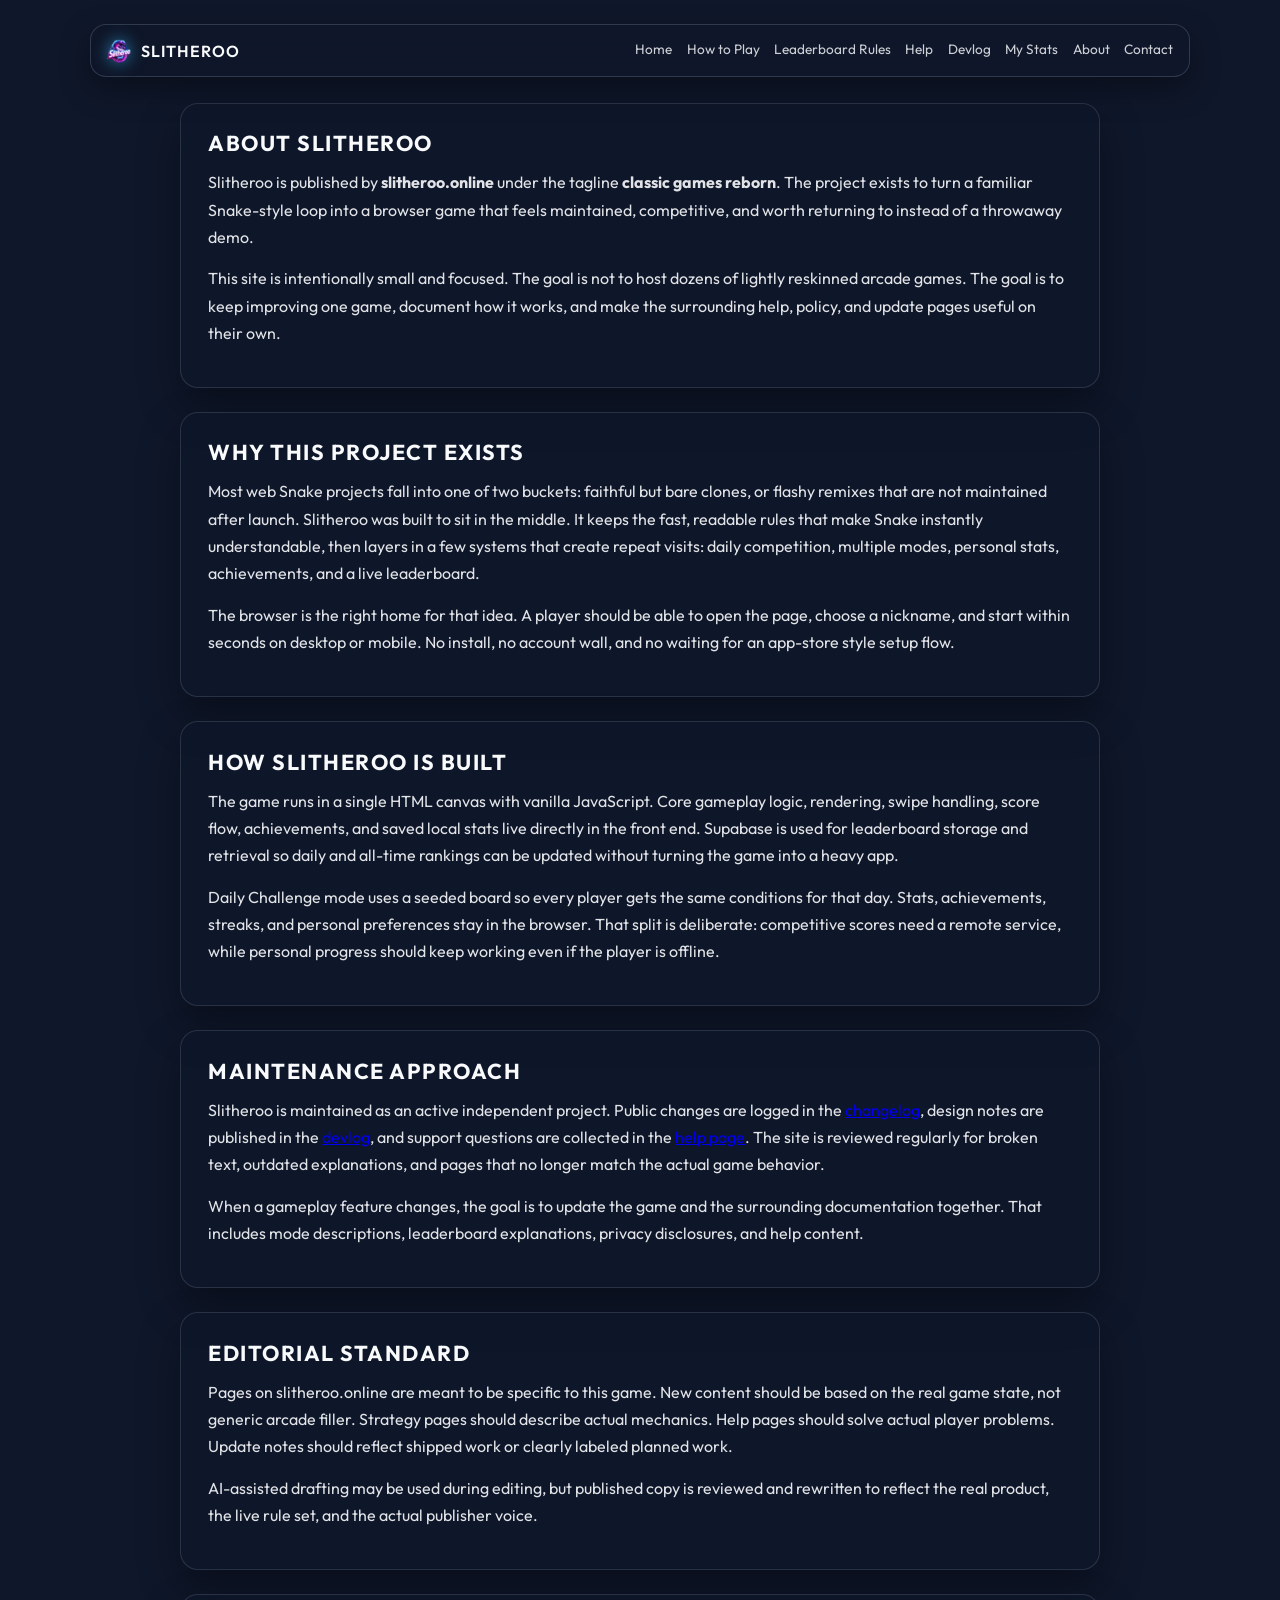
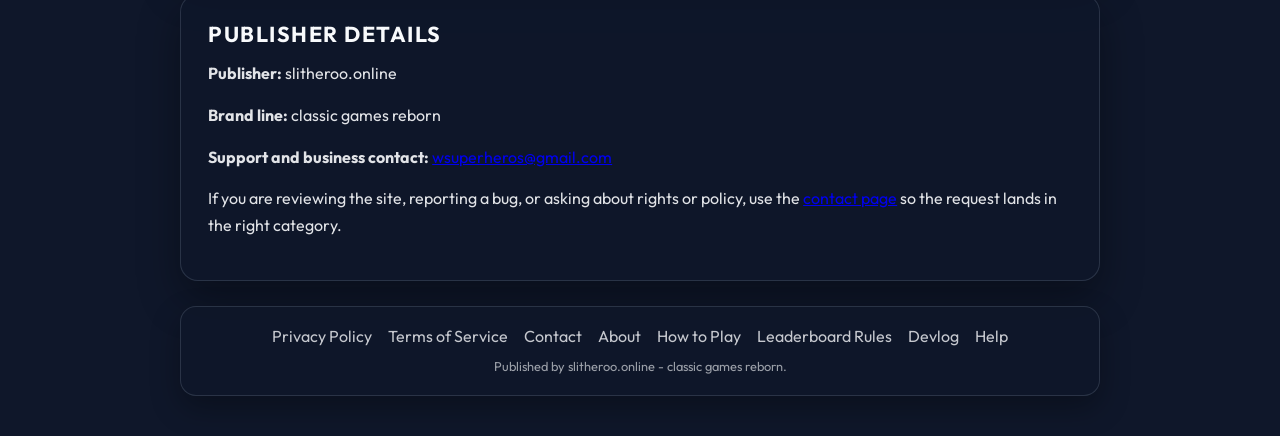
<file: about.html>
<!DOCTYPE html>
<html lang="en">
<head>
    <meta charset="UTF-8">
    <meta name="viewport" content="width=device-width, initial-scale=1.0">
    <title>About Slitheroo - Who Built It and How It Is Maintained</title>
    <meta name="description" content="Learn who publishes Slitheroo, why it was built, how the browser game works, and how the project is maintained.">
    <link rel="canonical" href="https://slitheroo.online/about.html">
    <link rel="preconnect" href="https://fonts.googleapis.com">
    <link rel="preconnect" href="https://fonts.gstatic.com" crossorigin>
    <link href="https://fonts.googleapis.com/css2?family=Outfit:wght@300;400;600&display=swap" rel="stylesheet">
    <link rel="stylesheet" href="style.css">
</head>
<body class="page">
    <div class="site-shell">
        <nav class="site-nav" aria-label="Primary">
            <a class="brand-link" href="index.html" aria-label="Slitheroo home">
                <img src="assets/favicon-32.png" alt="" width="24" height="24" decoding="async" loading="eager">
                <span>Slitheroo</span>
            </a>
            <button class="nav-toggle" type="button" aria-expanded="false" aria-controls="site-nav-links">Menu</button>
            <div class="site-nav-links" id="site-nav-links">
                <a href="index.html">Home</a>
                <a href="how-to-play.html">How to Play</a>
                <a href="leaderboard-rules.html">Leaderboard Rules</a>
                <a href="faq.html">Help</a>
                <a href="blog.html">Devlog</a>
                <a href="stats.html">My Stats</a>
                <a href="about.html">About</a>
                <a href="contact.html">Contact</a>
            </div>
        </nav>

        <main class="page-content">
            <section class="content-section">
                <h1>About Slitheroo</h1>
                <p>Slitheroo is published by <strong>slitheroo.online</strong> under the tagline <strong>classic games reborn</strong>. The project exists to turn a familiar Snake-style loop into a browser game that feels maintained, competitive, and worth returning to instead of a throwaway demo.</p>
                <p>This site is intentionally small and focused. The goal is not to host dozens of lightly reskinned arcade games. The goal is to keep improving one game, document how it works, and make the surrounding help, policy, and update pages useful on their own.</p>
            </section>

            <section class="content-section">
                <h2>Why This Project Exists</h2>
                <p>Most web Snake projects fall into one of two buckets: faithful but bare clones, or flashy remixes that are not maintained after launch. Slitheroo was built to sit in the middle. It keeps the fast, readable rules that make Snake instantly understandable, then layers in a few systems that create repeat visits: daily competition, multiple modes, personal stats, achievements, and a live leaderboard.</p>
                <p>The browser is the right home for that idea. A player should be able to open the page, choose a nickname, and start within seconds on desktop or mobile. No install, no account wall, and no waiting for an app-store style setup flow.</p>
            </section>

            <section class="content-section">
                <h2>How Slitheroo Is Built</h2>
                <p>The game runs in a single HTML canvas with vanilla JavaScript. Core gameplay logic, rendering, swipe handling, score flow, achievements, and saved local stats live directly in the front end. Supabase is used for leaderboard storage and retrieval so daily and all-time rankings can be updated without turning the game into a heavy app.</p>
                <p>Daily Challenge mode uses a seeded board so every player gets the same conditions for that day. Stats, achievements, streaks, and personal preferences stay in the browser. That split is deliberate: competitive scores need a remote service, while personal progress should keep working even if the player is offline.</p>
            </section>

            <section class="content-section">
                <h2>Maintenance Approach</h2>
                <p>Slitheroo is maintained as an active independent project. Public changes are logged in the <a href="changelog.html">changelog</a>, design notes are published in the <a href="blog.html">devlog</a>, and support questions are collected in the <a href="faq.html">help page</a>. The site is reviewed regularly for broken text, outdated explanations, and pages that no longer match the actual game behavior.</p>
                <p>When a gameplay feature changes, the goal is to update the game and the surrounding documentation together. That includes mode descriptions, leaderboard explanations, privacy disclosures, and help content.</p>
            </section>

            <section class="content-section">
                <h2>Editorial Standard</h2>
                <p>Pages on slitheroo.online are meant to be specific to this game. New content should be based on the real game state, not generic arcade filler. Strategy pages should describe actual mechanics. Help pages should solve actual player problems. Update notes should reflect shipped work or clearly labeled planned work.</p>
                <p>AI-assisted drafting may be used during editing, but published copy is reviewed and rewritten to reflect the real product, the live rule set, and the actual publisher voice.</p>
            </section>

            <section class="content-section">
                <h2>Publisher Details</h2>
                <p><strong>Publisher:</strong> slitheroo.online</p>
                <p><strong>Brand line:</strong> classic games reborn</p>
                <p><strong>Support and business contact:</strong> <a href="mailto:wsuperheros@gmail.com">wsuperheros@gmail.com</a></p>
                <p>If you are reviewing the site, reporting a bug, or asking about rights or policy, use the <a href="contact.html">contact page</a> so the request lands in the right category.</p>
            </section>
        </main>

        <footer class="site-footer" aria-label="Site footer">
            <div class="footer-links">
                <a href="privacy.html">Privacy Policy</a>
                <a href="terms.html">Terms of Service</a>
                <a href="contact.html">Contact</a>
                <a href="about.html">About</a>
                <a href="how-to-play.html">How to Play</a>
                <a href="leaderboard-rules.html">Leaderboard Rules</a>
                <a href="blog.html">Devlog</a>
                <a href="faq.html">Help</a>
            </div>
            <p class="footer-note">Published by slitheroo.online - classic games reborn.</p>
        </footer>
    </div>
    <script>
        const navToggle = document.querySelector('.nav-toggle');
        const navLinks = document.querySelector('.site-nav-links');
        if (navToggle && navLinks) {
            navToggle.addEventListener('click', () => {
                const expanded = navToggle.getAttribute('aria-expanded') === 'true';
                navToggle.setAttribute('aria-expanded', String(!expanded));
                navLinks.classList.toggle('open');
            });
        }
    </script>
</body>
</html>
</file>
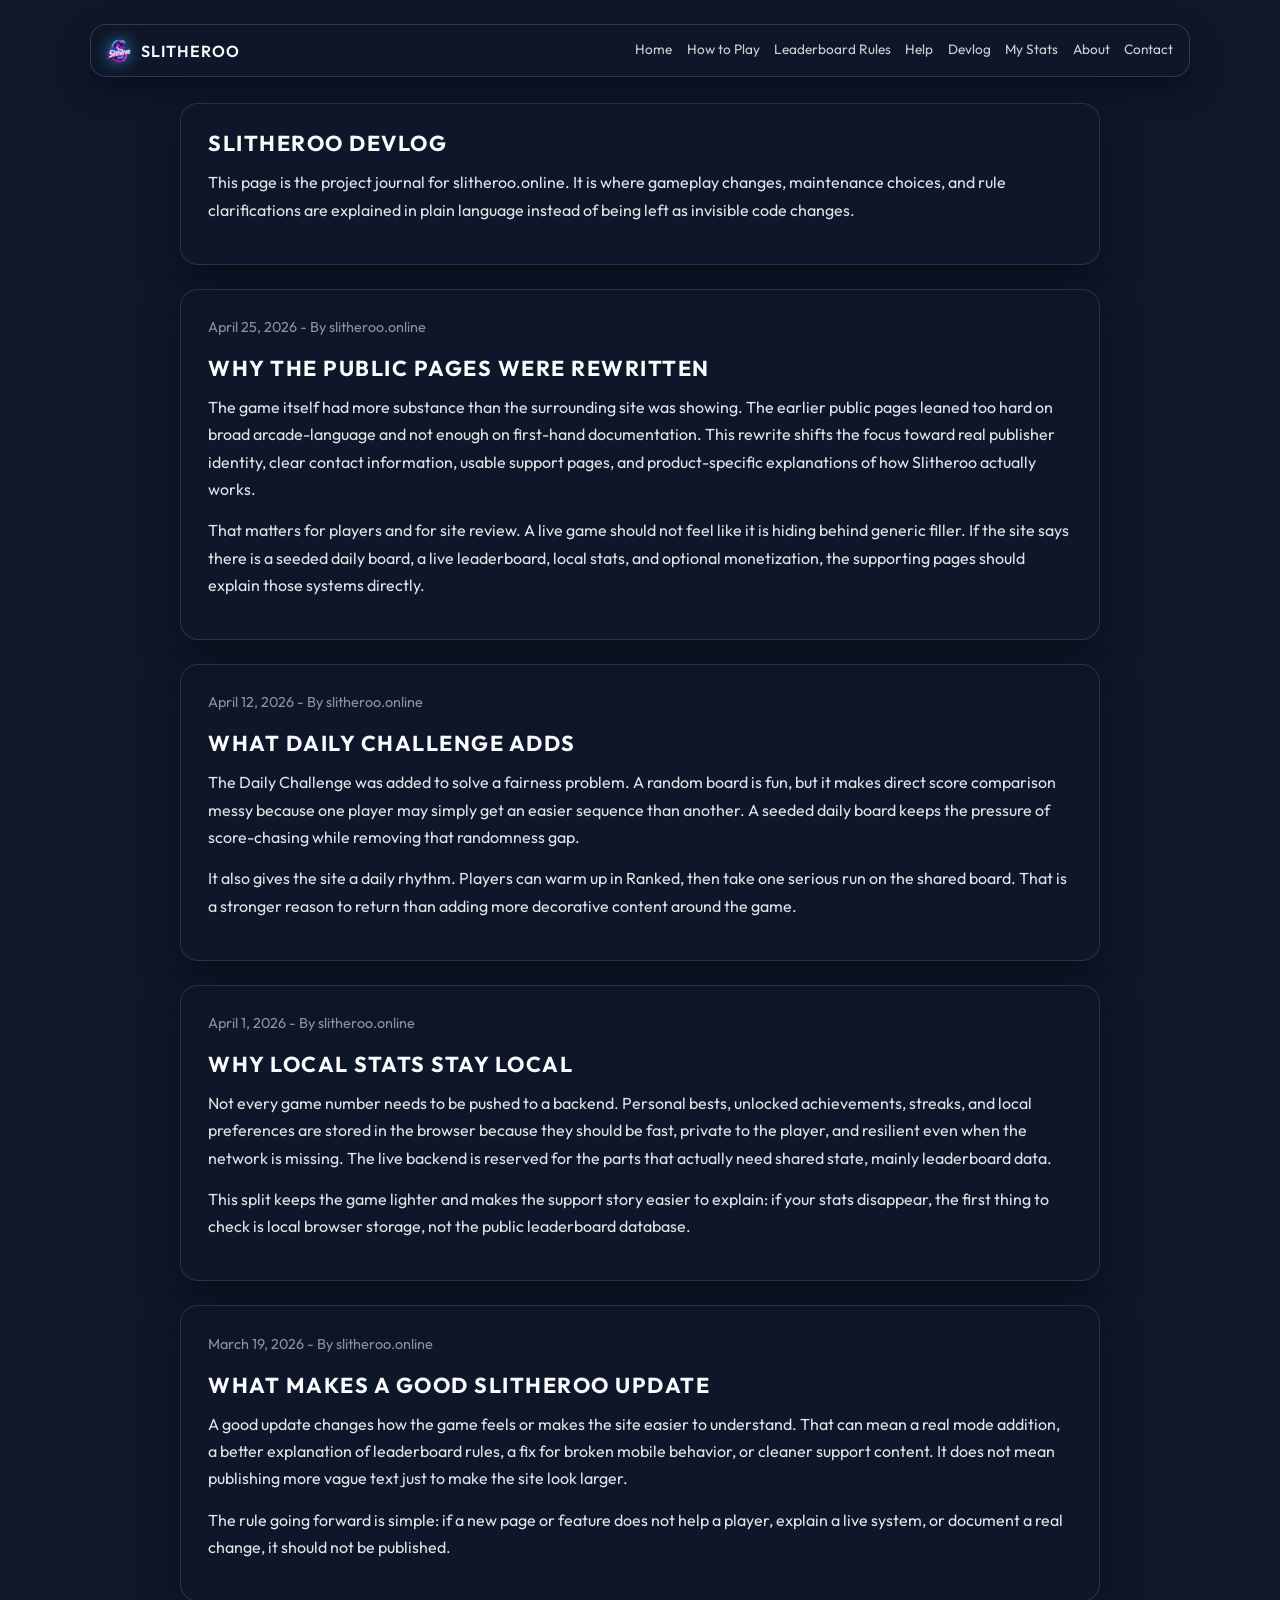
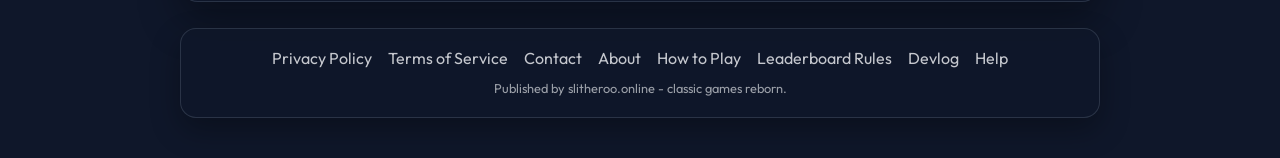
<file: blog.html>
<!DOCTYPE html>
<html lang="en">
<head>
    <meta charset="UTF-8">
    <meta name="viewport" content="width=device-width, initial-scale=1.0">
    <title>Slitheroo Devlog - Build Notes and Update Context</title>
    <meta name="description" content="Read the Slitheroo devlog for build notes, rule changes, update context, and maintenance decisions from the project publisher.">
    <link rel="canonical" href="https://slitheroo.online/blog.html">
    <link rel="preconnect" href="https://fonts.googleapis.com">
    <link rel="preconnect" href="https://fonts.gstatic.com" crossorigin>
    <link href="https://fonts.googleapis.com/css2?family=Outfit:wght@300;400;600&display=swap" rel="stylesheet">
    <link rel="stylesheet" href="style.css">
</head>
<body class="page">
<div class="site-shell">
    <nav class="site-nav" aria-label="Primary">
        <a class="brand-link" href="index.html" aria-label="Slitheroo home">
            <img src="assets/favicon-32.png" alt="" width="24" height="24" decoding="async" loading="eager">
            <span>Slitheroo</span>
        </a>
        <button class="nav-toggle" type="button" aria-expanded="false" aria-controls="site-nav-links">Menu</button>
        <div class="site-nav-links" id="site-nav-links">
            <a href="index.html">Home</a>
            <a href="how-to-play.html">How to Play</a>
            <a href="leaderboard-rules.html">Leaderboard Rules</a>
            <a href="faq.html">Help</a>
            <a href="blog.html">Devlog</a>
            <a href="stats.html">My Stats</a>
            <a href="about.html">About</a>
            <a href="contact.html">Contact</a>
        </div>
    </nav>

    <main class="page-content">
        <section class="content-section">
            <h1>Slitheroo Devlog</h1>
            <p>This page is the project journal for slitheroo.online. It is where gameplay changes, maintenance choices, and rule clarifications are explained in plain language instead of being left as invisible code changes.</p>
        </section>

        <article class="content-section">
            <p class="meta">April 25, 2026 - By slitheroo.online</p>
            <h2>Why The Public Pages Were Rewritten</h2>
            <p>The game itself had more substance than the surrounding site was showing. The earlier public pages leaned too hard on broad arcade-language and not enough on first-hand documentation. This rewrite shifts the focus toward real publisher identity, clear contact information, usable support pages, and product-specific explanations of how Slitheroo actually works.</p>
            <p>That matters for players and for site review. A live game should not feel like it is hiding behind generic filler. If the site says there is a seeded daily board, a live leaderboard, local stats, and optional monetization, the supporting pages should explain those systems directly.</p>
        </article>

        <article class="content-section">
            <p class="meta">April 12, 2026 - By slitheroo.online</p>
            <h2>What Daily Challenge Adds</h2>
            <p>The Daily Challenge was added to solve a fairness problem. A random board is fun, but it makes direct score comparison messy because one player may simply get an easier sequence than another. A seeded daily board keeps the pressure of score-chasing while removing that randomness gap.</p>
            <p>It also gives the site a daily rhythm. Players can warm up in Ranked, then take one serious run on the shared board. That is a stronger reason to return than adding more decorative content around the game.</p>
        </article>

        <article class="content-section">
            <p class="meta">April 1, 2026 - By slitheroo.online</p>
            <h2>Why Local Stats Stay Local</h2>
            <p>Not every game number needs to be pushed to a backend. Personal bests, unlocked achievements, streaks, and local preferences are stored in the browser because they should be fast, private to the player, and resilient even when the network is missing. The live backend is reserved for the parts that actually need shared state, mainly leaderboard data.</p>
            <p>This split keeps the game lighter and makes the support story easier to explain: if your stats disappear, the first thing to check is local browser storage, not the public leaderboard database.</p>
        </article>

        <article class="content-section">
            <p class="meta">March 19, 2026 - By slitheroo.online</p>
            <h2>What Makes A Good Slitheroo Update</h2>
            <p>A good update changes how the game feels or makes the site easier to understand. That can mean a real mode addition, a better explanation of leaderboard rules, a fix for broken mobile behavior, or cleaner support content. It does not mean publishing more vague text just to make the site look larger.</p>
            <p>The rule going forward is simple: if a new page or feature does not help a player, explain a live system, or document a real change, it should not be published.</p>
        </article>
    </main>

    <footer class="site-footer" aria-label="Site footer">
        <div class="footer-links">
            <a href="privacy.html">Privacy Policy</a>
            <a href="terms.html">Terms of Service</a>
            <a href="contact.html">Contact</a>
            <a href="about.html">About</a>
            <a href="how-to-play.html">How to Play</a>
            <a href="leaderboard-rules.html">Leaderboard Rules</a>
            <a href="blog.html">Devlog</a>
            <a href="faq.html">Help</a>
        </div>
        <p class="footer-note">Published by slitheroo.online - classic games reborn.</p>
    </footer>
</div>
<script>
    const navToggle = document.querySelector('.nav-toggle');
    const navLinks = document.querySelector('.site-nav-links');
    if (navToggle && navLinks) {
        navToggle.addEventListener('click', () => {
            const expanded = navToggle.getAttribute('aria-expanded') === 'true';
            navToggle.setAttribute('aria-expanded', String(!expanded));
            navLinks.classList.toggle('open');
        });
    }
</script>
</body>
</html>
</file>
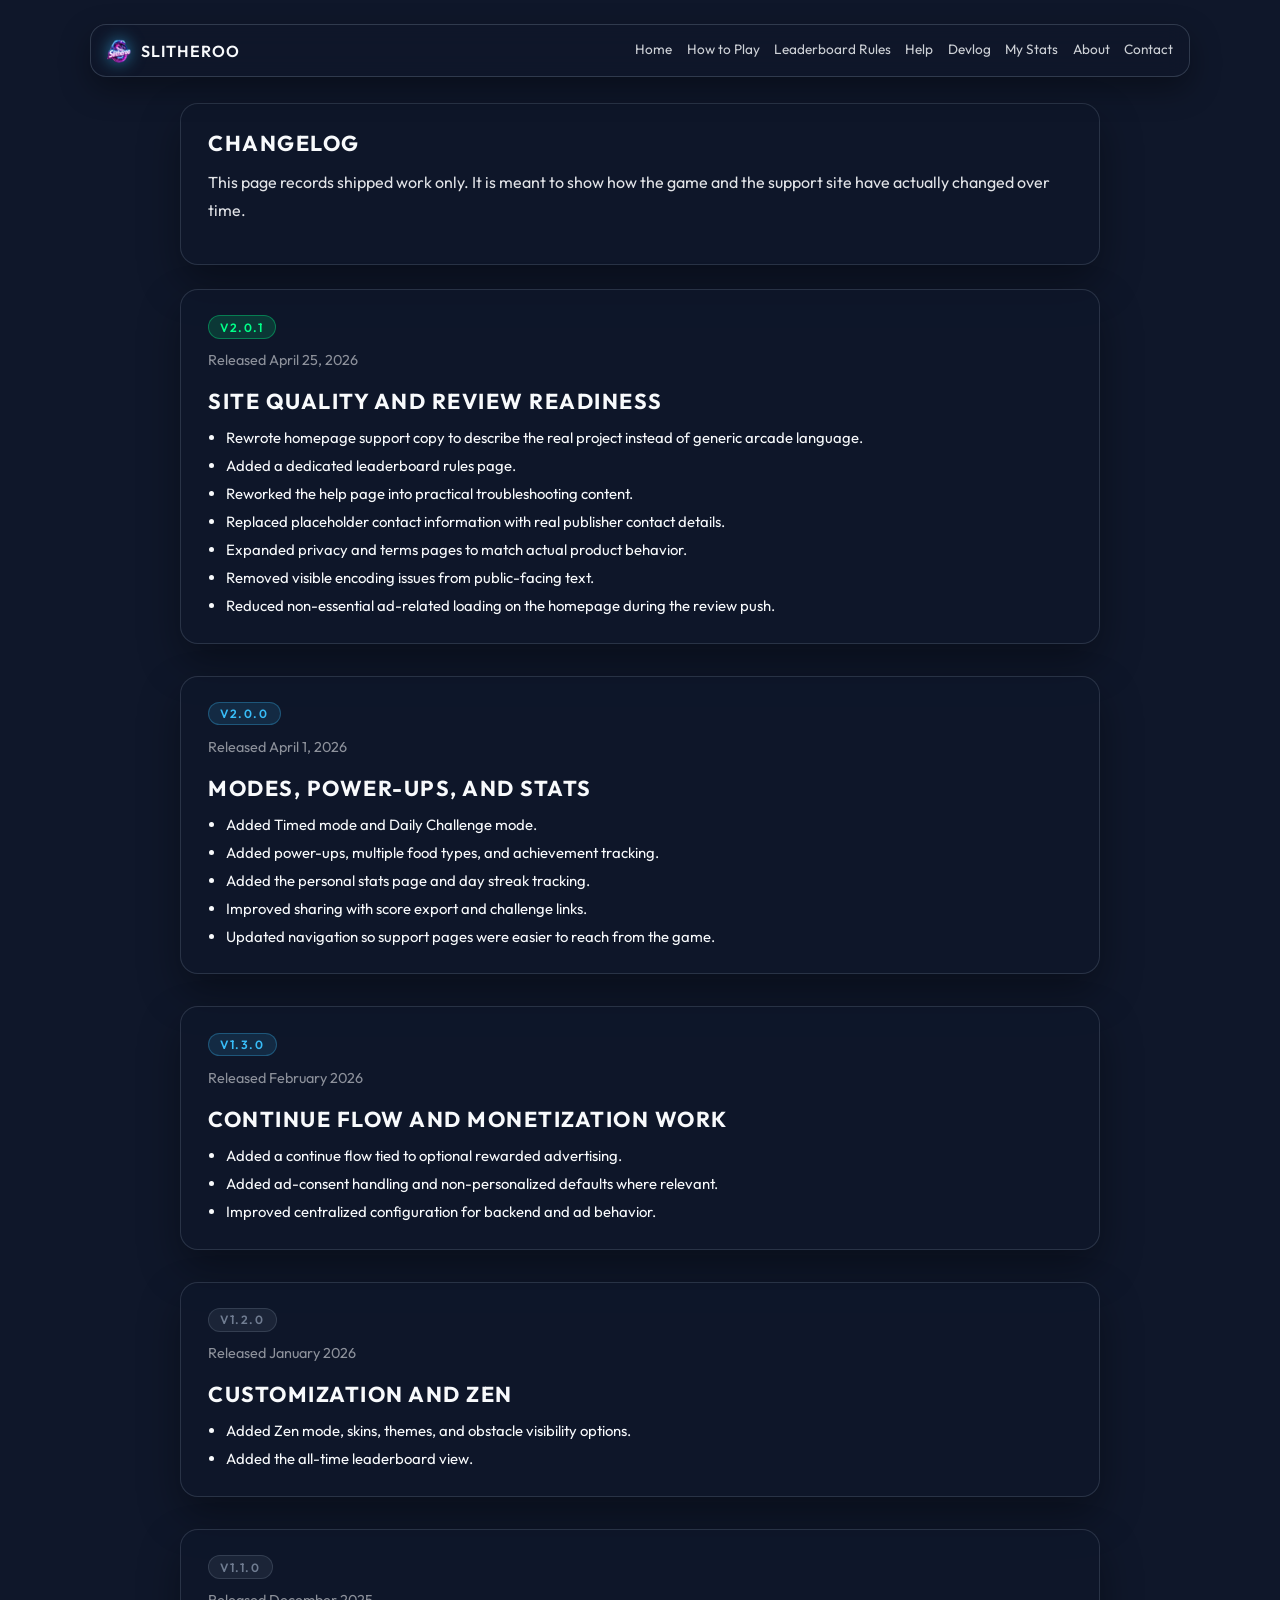
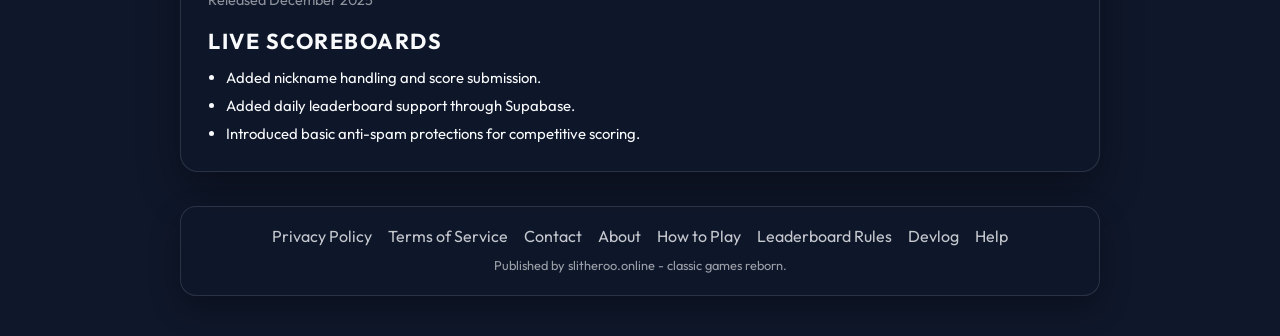
<file: changelog.html>
<!DOCTYPE html>
<html lang="en">
<head>
    <meta charset="UTF-8">
    <meta name="viewport" content="width=device-width, initial-scale=1.0">
    <title>Slitheroo Changelog - Version History</title>
    <meta name="description" content="Review the version history for Slitheroo, including shipped gameplay, support, and site-quality updates.">
    <link rel="canonical" href="https://slitheroo.online/changelog.html">
    <link rel="preconnect" href="https://fonts.googleapis.com">
    <link rel="preconnect" href="https://fonts.gstatic.com" crossorigin>
    <link href="https://fonts.googleapis.com/css2?family=Outfit:wght@300;400;600&display=swap" rel="stylesheet">
    <link rel="stylesheet" href="style.css">
    <style>
        .version-block { margin-bottom: 0.5rem; }
        .version-tag {
            display: inline-block;
            font-size: 0.75rem;
            font-weight: 600;
            letter-spacing: 1.5px;
            text-transform: uppercase;
            padding: 0.2rem 0.7rem;
            border-radius: 999px;
            margin-bottom: 0.6rem;
        }
        .version-tag.latest { background: rgba(0,255,136,0.15); color: #00ff88; border: 1px solid rgba(0,255,136,0.35); }
        .version-tag.stable { background: rgba(56,189,248,0.12); color: #38bdf8; border: 1px solid rgba(56,189,248,0.3); }
        .version-tag.legacy { background: rgba(148,163,184,0.1); color: rgba(148,163,184,0.7); border: 1px solid rgba(148,163,184,0.2); }
        .changelog-list { margin: 0 0 0 1.1rem; display: grid; gap: 0.35rem; }
        .changelog-list li { font-size: 0.93rem; line-height: 1.5; }
    </style>
</head>
<body class="page">
<div class="site-shell">
    <nav class="site-nav" aria-label="Primary">
        <a class="brand-link" href="index.html" aria-label="Slitheroo home">
            <img src="assets/favicon-32.png" alt="" width="24" height="24" decoding="async" loading="eager">
            <span>Slitheroo</span>
        </a>
        <button class="nav-toggle" type="button" aria-expanded="false" aria-controls="site-nav-links">Menu</button>
        <div class="site-nav-links" id="site-nav-links">
            <a href="index.html">Home</a>
            <a href="how-to-play.html">How to Play</a>
            <a href="leaderboard-rules.html">Leaderboard Rules</a>
            <a href="faq.html">Help</a>
            <a href="blog.html">Devlog</a>
            <a href="stats.html">My Stats</a>
            <a href="about.html">About</a>
            <a href="contact.html">Contact</a>
        </div>
    </nav>

    <main class="page-content">
        <section class="content-section">
            <h1>Changelog</h1>
            <p>This page records shipped work only. It is meant to show how the game and the support site have actually changed over time.</p>
        </section>

        <section class="content-section version-block">
            <div class="version-tag latest">v2.0.1</div>
            <p class="meta">Released April 25, 2026</p>
            <h2>Site Quality and Review Readiness</h2>
            <ul class="changelog-list">
                <li>Rewrote homepage support copy to describe the real project instead of generic arcade language.</li>
                <li>Added a dedicated leaderboard rules page.</li>
                <li>Reworked the help page into practical troubleshooting content.</li>
                <li>Replaced placeholder contact information with real publisher contact details.</li>
                <li>Expanded privacy and terms pages to match actual product behavior.</li>
                <li>Removed visible encoding issues from public-facing text.</li>
                <li>Reduced non-essential ad-related loading on the homepage during the review push.</li>
            </ul>
        </section>

        <section class="content-section version-block">
            <div class="version-tag stable">v2.0.0</div>
            <p class="meta">Released April 1, 2026</p>
            <h2>Modes, Power-Ups, and Stats</h2>
            <ul class="changelog-list">
                <li>Added Timed mode and Daily Challenge mode.</li>
                <li>Added power-ups, multiple food types, and achievement tracking.</li>
                <li>Added the personal stats page and day streak tracking.</li>
                <li>Improved sharing with score export and challenge links.</li>
                <li>Updated navigation so support pages were easier to reach from the game.</li>
            </ul>
        </section>

        <section class="content-section version-block">
            <div class="version-tag stable">v1.3.0</div>
            <p class="meta">Released February 2026</p>
            <h2>Continue Flow and Monetization Work</h2>
            <ul class="changelog-list">
                <li>Added a continue flow tied to optional rewarded advertising.</li>
                <li>Added ad-consent handling and non-personalized defaults where relevant.</li>
                <li>Improved centralized configuration for backend and ad behavior.</li>
            </ul>
        </section>

        <section class="content-section version-block">
            <div class="version-tag legacy">v1.2.0</div>
            <p class="meta">Released January 2026</p>
            <h2>Customization and Zen</h2>
            <ul class="changelog-list">
                <li>Added Zen mode, skins, themes, and obstacle visibility options.</li>
                <li>Added the all-time leaderboard view.</li>
            </ul>
        </section>

        <section class="content-section version-block">
            <div class="version-tag legacy">v1.1.0</div>
            <p class="meta">Released December 2025</p>
            <h2>Live Scoreboards</h2>
            <ul class="changelog-list">
                <li>Added nickname handling and score submission.</li>
                <li>Added daily leaderboard support through Supabase.</li>
                <li>Introduced basic anti-spam protections for competitive scoring.</li>
            </ul>
        </section>
    </main>

    <footer class="site-footer" aria-label="Site footer">
        <div class="footer-links">
            <a href="privacy.html">Privacy Policy</a>
            <a href="terms.html">Terms of Service</a>
            <a href="contact.html">Contact</a>
            <a href="about.html">About</a>
            <a href="how-to-play.html">How to Play</a>
            <a href="leaderboard-rules.html">Leaderboard Rules</a>
            <a href="blog.html">Devlog</a>
            <a href="faq.html">Help</a>
        </div>
        <p class="footer-note">Published by slitheroo.online - classic games reborn.</p>
    </footer>
</div>
<script>
    const navToggle = document.querySelector('.nav-toggle');
    const navLinks = document.querySelector('.site-nav-links');
    if (navToggle && navLinks) {
        navToggle.addEventListener('click', () => {
            const expanded = navToggle.getAttribute('aria-expanded') === 'true';
            navToggle.setAttribute('aria-expanded', String(!expanded));
            navLinks.classList.toggle('open');
        });
    }
</script>
</body>
</html>
</file>
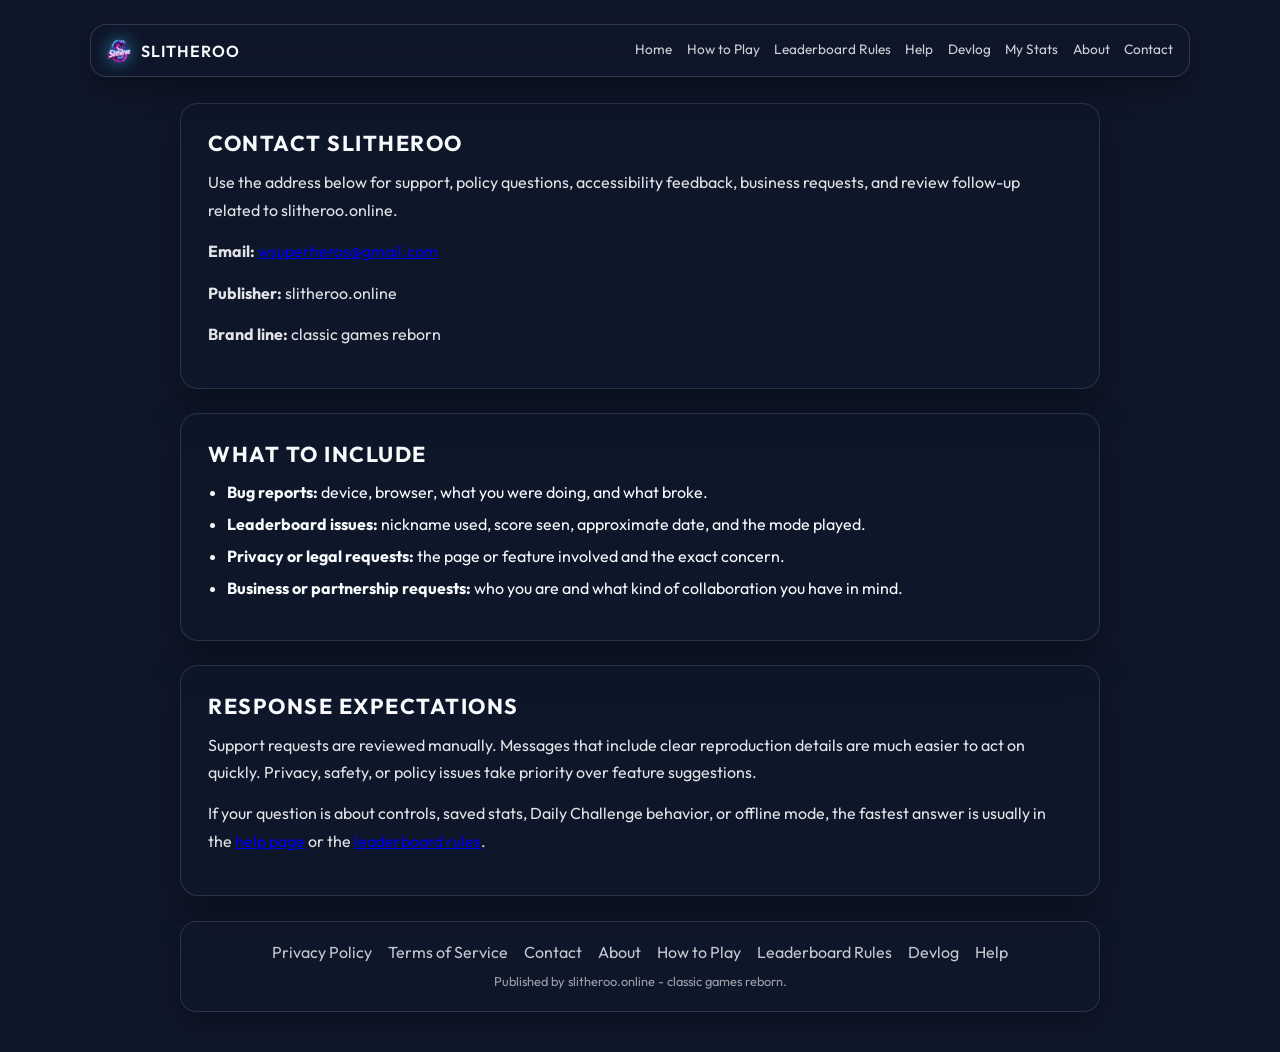
<file: contact.html>
<!DOCTYPE html>
<html lang="en">
<head>
    <meta charset="UTF-8">
    <meta name="viewport" content="width=device-width, initial-scale=1.0">
    <title>Contact Slitheroo</title>
    <meta name="description" content="Contact Slitheroo for support, bug reports, privacy questions, business inquiries, or site review follow-up.">
    <link rel="canonical" href="https://slitheroo.online/contact.html">
    <link rel="preconnect" href="https://fonts.googleapis.com">
    <link rel="preconnect" href="https://fonts.gstatic.com" crossorigin>
    <link href="https://fonts.googleapis.com/css2?family=Outfit:wght@300;400;600&display=swap" rel="stylesheet">
    <link rel="stylesheet" href="style.css">
</head>
<body class="page">
    <div class="site-shell">
        <nav class="site-nav" aria-label="Primary">
            <a class="brand-link" href="index.html" aria-label="Slitheroo home">
                <img src="assets/favicon-32.png" alt="" width="24" height="24" decoding="async" loading="eager">
                <span>Slitheroo</span>
            </a>
            <button class="nav-toggle" type="button" aria-expanded="false" aria-controls="site-nav-links">Menu</button>
            <div class="site-nav-links" id="site-nav-links">
                <a href="index.html">Home</a>
                <a href="how-to-play.html">How to Play</a>
                <a href="leaderboard-rules.html">Leaderboard Rules</a>
                <a href="faq.html">Help</a>
                <a href="blog.html">Devlog</a>
                <a href="stats.html">My Stats</a>
                <a href="about.html">About</a>
                <a href="contact.html">Contact</a>
            </div>
        </nav>

        <main class="page-content">
            <section class="content-section">
                <h1>Contact Slitheroo</h1>
                <p>Use the address below for support, policy questions, accessibility feedback, business requests, and review follow-up related to slitheroo.online.</p>
                <p><strong>Email:</strong> <a href="mailto:wsuperheros@gmail.com">wsuperheros@gmail.com</a></p>
                <p><strong>Publisher:</strong> slitheroo.online</p>
                <p><strong>Brand line:</strong> classic games reborn</p>
            </section>

            <section class="content-section">
                <h2>What To Include</h2>
                <ul class="content-list">
                    <li><strong>Bug reports:</strong> device, browser, what you were doing, and what broke.</li>
                    <li><strong>Leaderboard issues:</strong> nickname used, score seen, approximate date, and the mode played.</li>
                    <li><strong>Privacy or legal requests:</strong> the page or feature involved and the exact concern.</li>
                    <li><strong>Business or partnership requests:</strong> who you are and what kind of collaboration you have in mind.</li>
                </ul>
            </section>

            <section class="content-section">
                <h2>Response Expectations</h2>
                <p>Support requests are reviewed manually. Messages that include clear reproduction details are much easier to act on quickly. Privacy, safety, or policy issues take priority over feature suggestions.</p>
                <p>If your question is about controls, saved stats, Daily Challenge behavior, or offline mode, the fastest answer is usually in the <a href="faq.html">help page</a> or the <a href="leaderboard-rules.html">leaderboard rules</a>.</p>
            </section>
        </main>

        <footer class="site-footer" aria-label="Site footer">
            <div class="footer-links">
                <a href="privacy.html">Privacy Policy</a>
                <a href="terms.html">Terms of Service</a>
                <a href="contact.html">Contact</a>
                <a href="about.html">About</a>
                <a href="how-to-play.html">How to Play</a>
                <a href="leaderboard-rules.html">Leaderboard Rules</a>
                <a href="blog.html">Devlog</a>
                <a href="faq.html">Help</a>
            </div>
            <p class="footer-note">Published by slitheroo.online - classic games reborn.</p>
        </footer>
    </div>

    <script>
        const navToggle = document.querySelector('.nav-toggle');
        const navLinks = document.querySelector('.site-nav-links');
        if (navToggle && navLinks) {
            navToggle.addEventListener('click', () => {
                const expanded = navToggle.getAttribute('aria-expanded') === 'true';
                navToggle.setAttribute('aria-expanded', String(!expanded));
                navLinks.classList.toggle('open');
            });
        }
    </script>
</body>
</html>
</file>
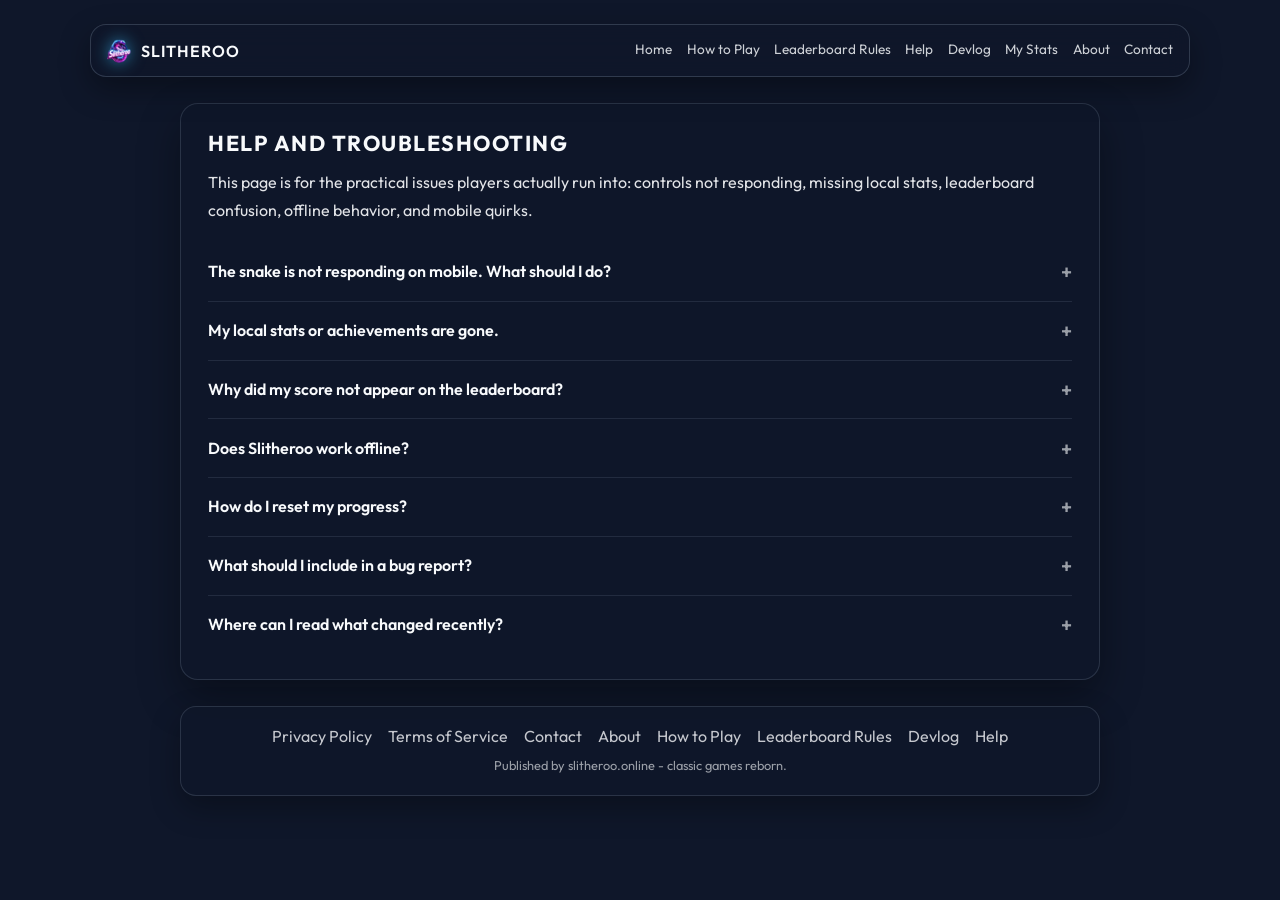
<file: faq.html>
<!DOCTYPE html>
<html lang="en">
<head>
    <meta charset="UTF-8">
    <meta name="viewport" content="width=device-width, initial-scale=1.0">
    <title>Slitheroo Help and Troubleshooting</title>
    <meta name="description" content="Get help with Slitheroo controls, offline mode, saved stats, leaderboards, mobile issues, and general troubleshooting.">
    <link rel="canonical" href="https://slitheroo.online/faq.html">
    <link rel="preconnect" href="https://fonts.googleapis.com">
    <link rel="preconnect" href="https://fonts.gstatic.com" crossorigin>
    <link href="https://fonts.googleapis.com/css2?family=Outfit:wght@300;400;600&display=swap" rel="stylesheet">
    <link rel="stylesheet" href="style.css">
    <style>
        .faq-item { border-bottom: 1px solid rgba(148,163,184,0.15); padding: 0.9rem 0; }
        .faq-item:last-child { border-bottom: none; }
        .faq-q {
            font-size: 1rem; font-weight: 600; cursor: pointer;
            display: flex; justify-content: space-between; align-items: center;
            gap: 1rem; line-height: 1.45;
        }
        .faq-q::after { content: '+'; font-size: 1.25rem; opacity: 0.6; flex-shrink: 0; transition: transform 0.2s ease; }
        .faq-item.open .faq-q::after { transform: rotate(45deg); opacity: 1; }
        .faq-a { display: none; margin-top: 0.6rem; line-height: 1.7; opacity: 0.88; font-size: 0.95rem; }
        .faq-item.open .faq-a { display: block; }
    </style>
</head>
<body class="page">
<div class="site-shell">
    <nav class="site-nav" aria-label="Primary">
        <a class="brand-link" href="index.html" aria-label="Slitheroo home">
            <img src="assets/favicon-32.png" alt="" width="24" height="24" decoding="async" loading="eager">
            <span>Slitheroo</span>
        </a>
        <button class="nav-toggle" type="button" aria-expanded="false" aria-controls="site-nav-links">Menu</button>
        <div class="site-nav-links" id="site-nav-links">
            <a href="index.html">Home</a>
            <a href="how-to-play.html">How to Play</a>
            <a href="leaderboard-rules.html">Leaderboard Rules</a>
            <a href="faq.html">Help</a>
            <a href="blog.html">Devlog</a>
            <a href="stats.html">My Stats</a>
            <a href="about.html">About</a>
            <a href="contact.html">Contact</a>
        </div>
    </nav>

    <main class="page-content">
        <section class="content-section">
            <h1>Help and Troubleshooting</h1>
            <p>This page is for the practical issues players actually run into: controls not responding, missing local stats, leaderboard confusion, offline behavior, and mobile quirks.</p>

            <div id="faq-list" style="margin-top: 1.2rem;">
                <div class="faq-item">
                    <div class="faq-q">The snake is not responding on mobile. What should I do?</div>
                    <div class="faq-a">Tap the game area once, then swipe clearly in one direction. Small accidental taps can be ignored by the gesture threshold. If the page was backgrounded and restored, reload once and try again.</div>
                </div>
                <div class="faq-item">
                    <div class="faq-q">My local stats or achievements are gone.</div>
                    <div class="faq-a">Stats, achievements, streaks, and local bests are stored in your browser. If you cleared site data, switched browsers, used private mode, or changed devices, those local records will not follow automatically.</div>
                </div>
                <div class="faq-item">
                    <div class="faq-q">Why did my score not appear on the leaderboard?</div>
                    <div class="faq-a">The most common reasons are network failure, nickname issues, or backend validation. Start by confirming you played a ranked-eligible run with a saved nickname. Then check the <a href="leaderboard-rules.html">Leaderboard Rules</a> page for submission basics.</div>
                </div>
                <div class="faq-item">
                    <div class="faq-q">Does Slitheroo work offline?</div>
                    <div class="faq-a">The game can cache core assets for repeat visits, which helps with quick loading and some offline use. Live leaderboard features still need a working connection because they rely on the backend.</div>
                </div>
                <div class="faq-item">
                    <div class="faq-q">How do I reset my progress?</div>
                    <div class="faq-a">Use the reset button on the <a href="stats.html">My Stats</a> page if you want to clear local stat tracking. If you need a full browser-level reset, remove site storage in your browser settings.</div>
                </div>
                <div class="faq-item">
                    <div class="faq-q">What should I include in a bug report?</div>
                    <div class="faq-a">Include the device, browser, what mode you were in, the last thing you did before the issue, and whether the problem happens every time. If it is a leaderboard issue, also include the nickname used and the score you expected.</div>
                </div>
                <div class="faq-item">
                    <div class="faq-q">Where can I read what changed recently?</div>
                    <div class="faq-a">Use the <a href="changelog.html">changelog</a> for release history and the <a href="blog.html">devlog</a> for context and design notes.</div>
                </div>
            </div>
        </section>
    </main>

    <footer class="site-footer" aria-label="Site footer">
        <div class="footer-links">
            <a href="privacy.html">Privacy Policy</a>
            <a href="terms.html">Terms of Service</a>
            <a href="contact.html">Contact</a>
            <a href="about.html">About</a>
            <a href="how-to-play.html">How to Play</a>
            <a href="leaderboard-rules.html">Leaderboard Rules</a>
            <a href="blog.html">Devlog</a>
            <a href="faq.html">Help</a>
        </div>
        <p class="footer-note">Published by slitheroo.online - classic games reborn.</p>
    </footer>
</div>
<script>
    const navToggle = document.querySelector('.nav-toggle');
    const navLinks = document.querySelector('.site-nav-links');
    if (navToggle && navLinks) {
        navToggle.addEventListener('click', () => {
            const expanded = navToggle.getAttribute('aria-expanded') === 'true';
            navToggle.setAttribute('aria-expanded', String(!expanded));
            navLinks.classList.toggle('open');
        });
    }

    document.querySelectorAll('.faq-item').forEach(item => {
        item.querySelector('.faq-q')?.addEventListener('click', () => {
            item.classList.toggle('open');
        });
    });
</script>
</body>
</html>
</file>
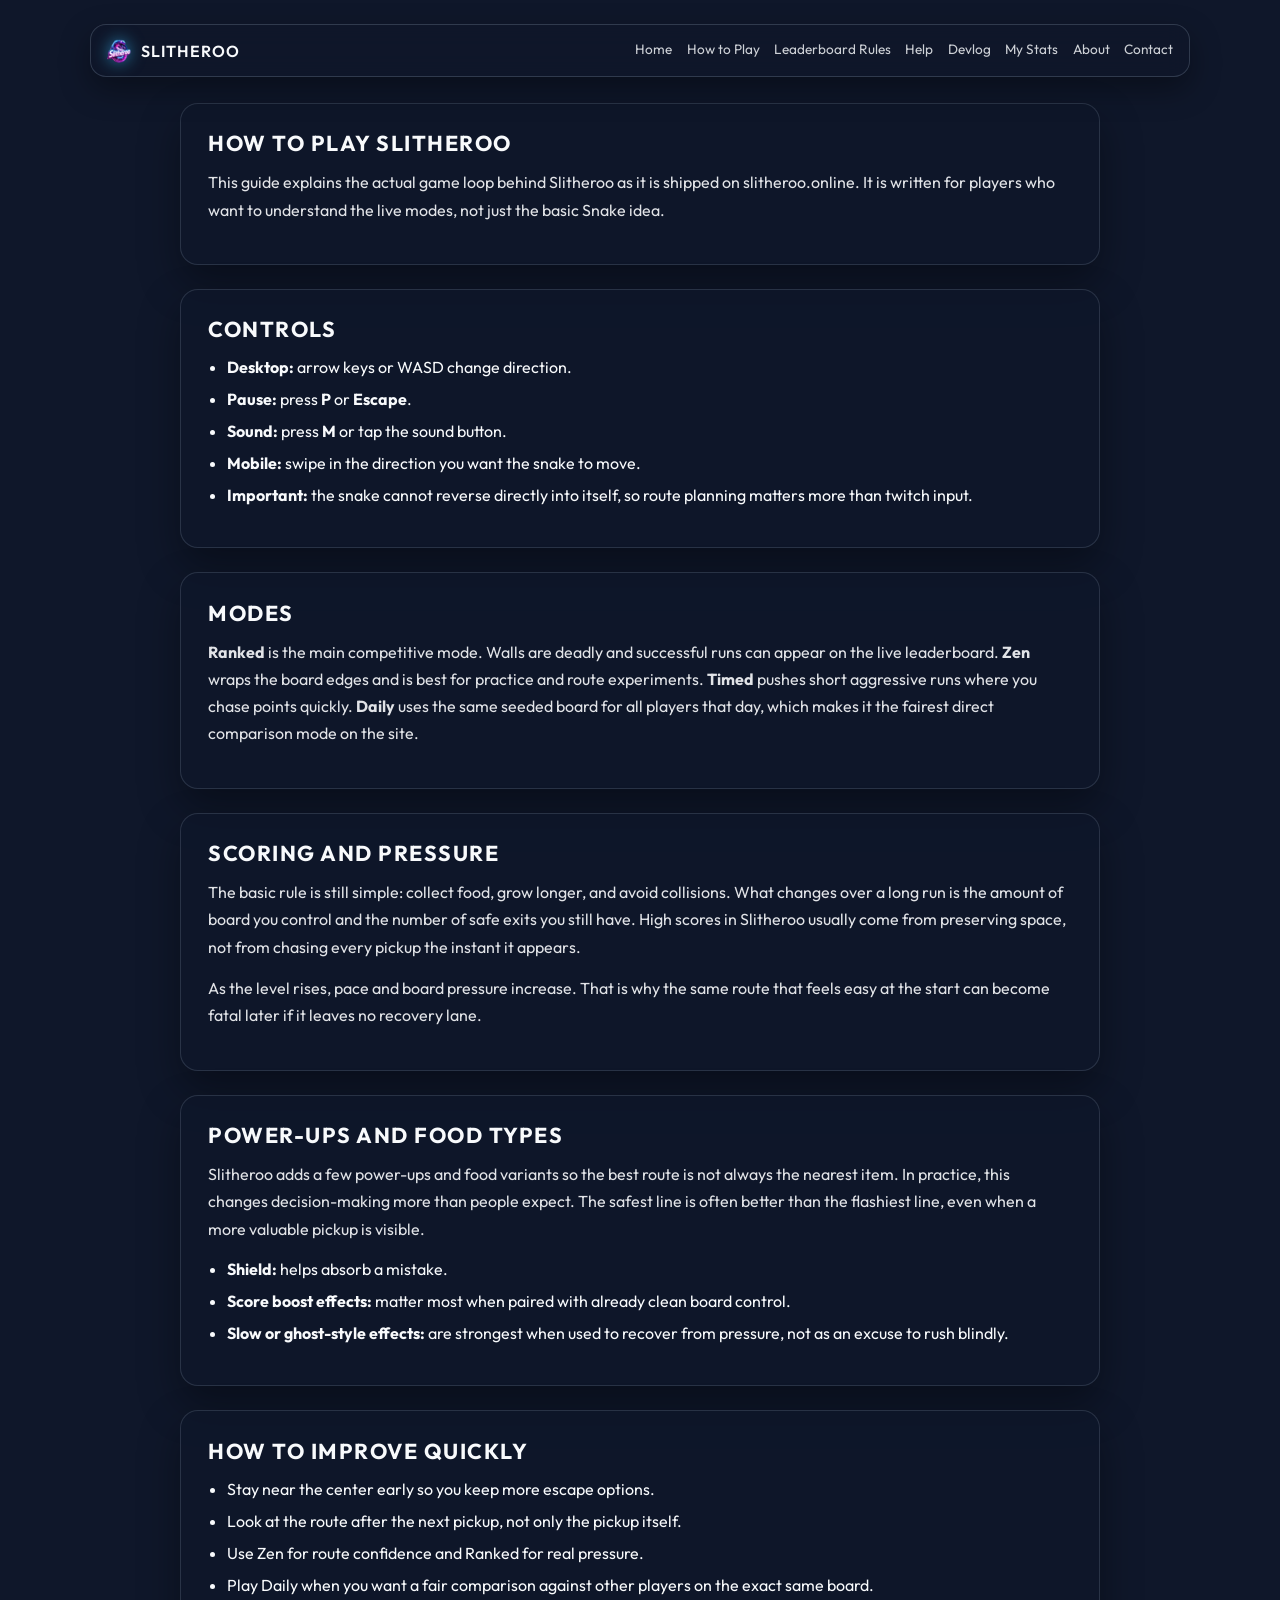
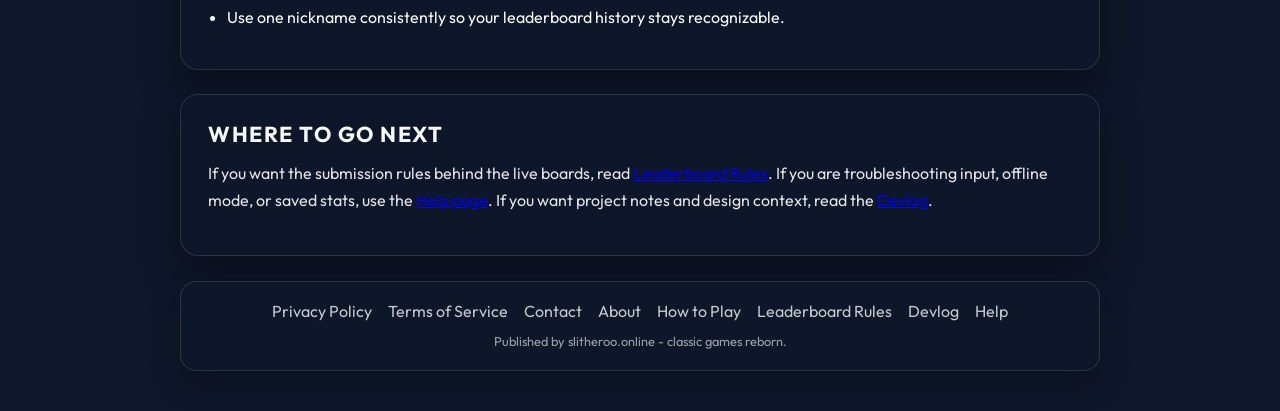
<file: how-to-play.html>
<!DOCTYPE html>
<html lang="en">
<head>
    <meta charset="UTF-8">
    <meta name="viewport" content="width=device-width, initial-scale=1.0">
    <title>How to Play Slitheroo - Controls, Modes, Scoring, and Strategy</title>
    <meta name="description" content="Learn how Slitheroo works, from controls and modes to scoring, power-ups, leaderboard play, and practical strategy.">
    <link rel="canonical" href="https://slitheroo.online/how-to-play.html">
    <link rel="preconnect" href="https://fonts.googleapis.com">
    <link rel="preconnect" href="https://fonts.gstatic.com" crossorigin>
    <link href="https://fonts.googleapis.com/css2?family=Outfit:wght@300;400;600&display=swap" rel="stylesheet">
    <link rel="stylesheet" href="style.css">
</head>
<body class="page">
    <div class="site-shell">
        <nav class="site-nav" aria-label="Primary">
            <a class="brand-link" href="index.html" aria-label="Slitheroo home">
                <img src="assets/favicon-32.png" alt="" width="24" height="24" decoding="async" loading="eager">
                <span>Slitheroo</span>
            </a>
            <button class="nav-toggle" type="button" aria-expanded="false" aria-controls="site-nav-links">Menu</button>
            <div class="site-nav-links" id="site-nav-links">
                <a href="index.html">Home</a>
                <a href="how-to-play.html">How to Play</a>
                <a href="leaderboard-rules.html">Leaderboard Rules</a>
                <a href="faq.html">Help</a>
                <a href="blog.html">Devlog</a>
                <a href="stats.html">My Stats</a>
                <a href="about.html">About</a>
                <a href="contact.html">Contact</a>
            </div>
        </nav>

        <main class="page-content">
            <section class="content-section">
                <h1>How to Play Slitheroo</h1>
                <p>This guide explains the actual game loop behind Slitheroo as it is shipped on slitheroo.online. It is written for players who want to understand the live modes, not just the basic Snake idea.</p>
            </section>

            <section class="content-section">
                <h2>Controls</h2>
                <ul class="content-list">
                    <li><strong>Desktop:</strong> arrow keys or WASD change direction.</li>
                    <li><strong>Pause:</strong> press <strong>P</strong> or <strong>Escape</strong>.</li>
                    <li><strong>Sound:</strong> press <strong>M</strong> or tap the sound button.</li>
                    <li><strong>Mobile:</strong> swipe in the direction you want the snake to move.</li>
                    <li><strong>Important:</strong> the snake cannot reverse directly into itself, so route planning matters more than twitch input.</li>
                </ul>
            </section>

            <section class="content-section">
                <h2>Modes</h2>
                <p><strong>Ranked</strong> is the main competitive mode. Walls are deadly and successful runs can appear on the live leaderboard. <strong>Zen</strong> wraps the board edges and is best for practice and route experiments. <strong>Timed</strong> pushes short aggressive runs where you chase points quickly. <strong>Daily</strong> uses the same seeded board for all players that day, which makes it the fairest direct comparison mode on the site.</p>
            </section>

            <section class="content-section">
                <h2>Scoring And Pressure</h2>
                <p>The basic rule is still simple: collect food, grow longer, and avoid collisions. What changes over a long run is the amount of board you control and the number of safe exits you still have. High scores in Slitheroo usually come from preserving space, not from chasing every pickup the instant it appears.</p>
                <p>As the level rises, pace and board pressure increase. That is why the same route that feels easy at the start can become fatal later if it leaves no recovery lane.</p>
            </section>

            <section class="content-section">
                <h2>Power-Ups And Food Types</h2>
                <p>Slitheroo adds a few power-ups and food variants so the best route is not always the nearest item. In practice, this changes decision-making more than people expect. The safest line is often better than the flashiest line, even when a more valuable pickup is visible.</p>
                <ul class="content-list">
                    <li><strong>Shield:</strong> helps absorb a mistake.</li>
                    <li><strong>Score boost effects:</strong> matter most when paired with already clean board control.</li>
                    <li><strong>Slow or ghost-style effects:</strong> are strongest when used to recover from pressure, not as an excuse to rush blindly.</li>
                </ul>
            </section>

            <section class="content-section">
                <h2>How To Improve Quickly</h2>
                <ul class="content-list">
                    <li>Stay near the center early so you keep more escape options.</li>
                    <li>Look at the route after the next pickup, not only the pickup itself.</li>
                    <li>Use Zen for route confidence and Ranked for real pressure.</li>
                    <li>Play Daily when you want a fair comparison against other players on the exact same board.</li>
                    <li>Use one nickname consistently so your leaderboard history stays recognizable.</li>
                </ul>
            </section>

            <section class="content-section">
                <h2>Where To Go Next</h2>
                <p>If you want the submission rules behind the live boards, read <a href="leaderboard-rules.html">Leaderboard Rules</a>. If you are troubleshooting input, offline mode, or saved stats, use the <a href="faq.html">Help page</a>. If you want project notes and design context, read the <a href="blog.html">Devlog</a>.</p>
            </section>
        </main>

        <footer class="site-footer" aria-label="Site footer">
            <div class="footer-links">
                <a href="privacy.html">Privacy Policy</a>
                <a href="terms.html">Terms of Service</a>
                <a href="contact.html">Contact</a>
                <a href="about.html">About</a>
                <a href="how-to-play.html">How to Play</a>
                <a href="leaderboard-rules.html">Leaderboard Rules</a>
                <a href="blog.html">Devlog</a>
                <a href="faq.html">Help</a>
            </div>
            <p class="footer-note">Published by slitheroo.online - classic games reborn.</p>
        </footer>
    </div>
    <script>
        const navToggle = document.querySelector('.nav-toggle');
        const navLinks = document.querySelector('.site-nav-links');
        if (navToggle && navLinks) {
            navToggle.addEventListener('click', () => {
                const expanded = navToggle.getAttribute('aria-expanded') === 'true';
                navToggle.setAttribute('aria-expanded', String(!expanded));
                navLinks.classList.toggle('open');
            });
        }
    </script>
</body>
</html>
</file>
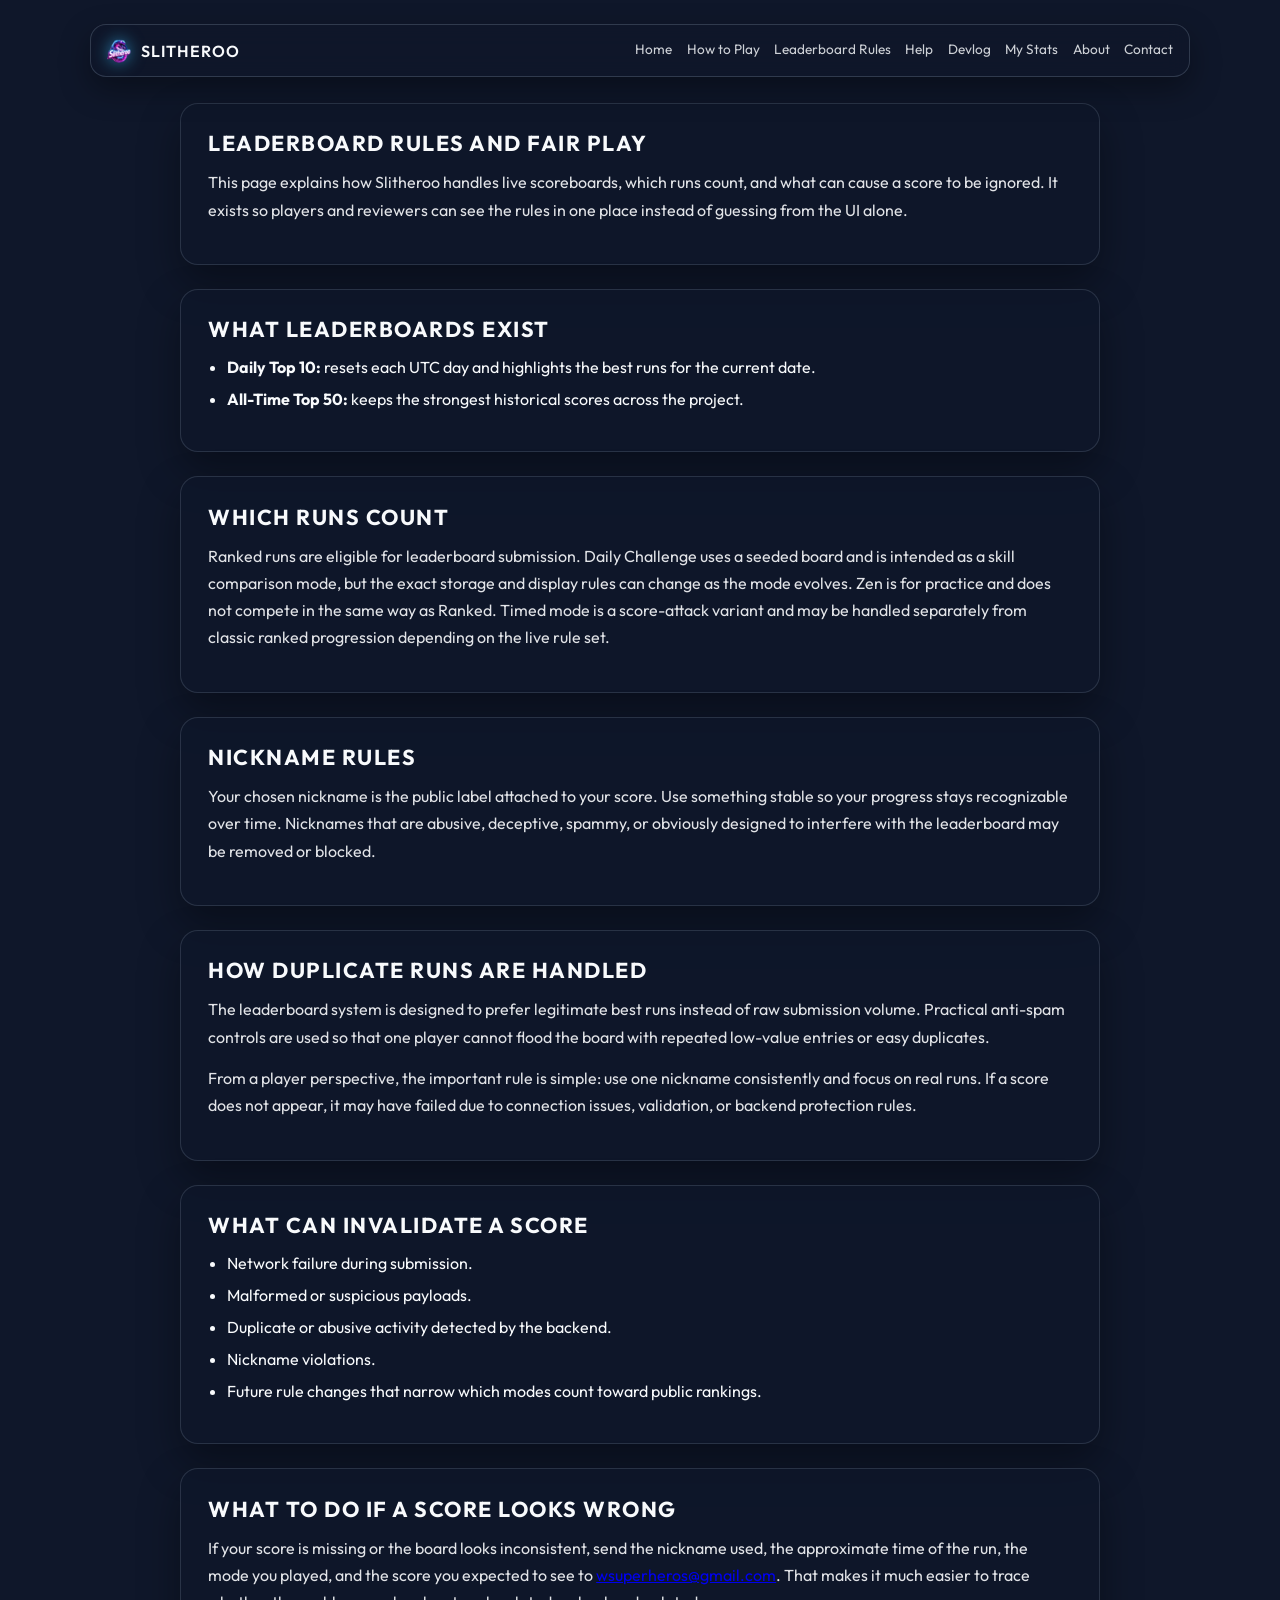
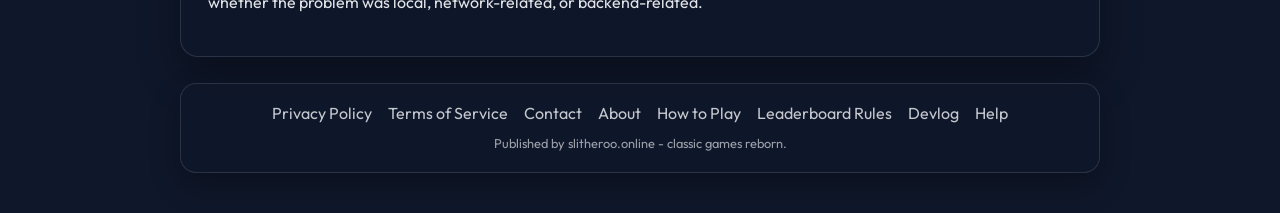
<file: leaderboard-rules.html>
<!DOCTYPE html>
<html lang="en">
<head>
    <meta charset="UTF-8">
    <meta name="viewport" content="width=device-width, initial-scale=1.0">
    <title>Slitheroo Leaderboard Rules and Fair Play</title>
    <meta name="description" content="Learn how Slitheroo daily and all-time leaderboards work, what counts as a valid score, and how fair-play checks are handled.">
    <link rel="canonical" href="https://slitheroo.online/leaderboard-rules.html">
    <link rel="preconnect" href="https://fonts.googleapis.com">
    <link rel="preconnect" href="https://fonts.gstatic.com" crossorigin>
    <link href="https://fonts.googleapis.com/css2?family=Outfit:wght@300;400;600&display=swap" rel="stylesheet">
    <link rel="stylesheet" href="style.css">
</head>
<body class="page">
    <div class="site-shell">
        <nav class="site-nav" aria-label="Primary">
            <a class="brand-link" href="index.html" aria-label="Slitheroo home">
                <img src="assets/favicon-32.png" alt="" width="24" height="24" decoding="async" loading="eager">
                <span>Slitheroo</span>
            </a>
            <button class="nav-toggle" type="button" aria-expanded="false" aria-controls="site-nav-links">Menu</button>
            <div class="site-nav-links" id="site-nav-links">
                <a href="index.html">Home</a>
                <a href="how-to-play.html">How to Play</a>
                <a href="leaderboard-rules.html">Leaderboard Rules</a>
                <a href="faq.html">Help</a>
                <a href="blog.html">Devlog</a>
                <a href="stats.html">My Stats</a>
                <a href="about.html">About</a>
                <a href="contact.html">Contact</a>
            </div>
        </nav>

        <main class="page-content">
            <section class="content-section">
                <h1>Leaderboard Rules and Fair Play</h1>
                <p>This page explains how Slitheroo handles live scoreboards, which runs count, and what can cause a score to be ignored. It exists so players and reviewers can see the rules in one place instead of guessing from the UI alone.</p>
            </section>

            <section class="content-section">
                <h2>What Leaderboards Exist</h2>
                <ul class="content-list">
                    <li><strong>Daily Top 10:</strong> resets each UTC day and highlights the best runs for the current date.</li>
                    <li><strong>All-Time Top 50:</strong> keeps the strongest historical scores across the project.</li>
                </ul>
            </section>

            <section class="content-section">
                <h2>Which Runs Count</h2>
                <p>Ranked runs are eligible for leaderboard submission. Daily Challenge uses a seeded board and is intended as a skill comparison mode, but the exact storage and display rules can change as the mode evolves. Zen is for practice and does not compete in the same way as Ranked. Timed mode is a score-attack variant and may be handled separately from classic ranked progression depending on the live rule set.</p>
            </section>

            <section class="content-section">
                <h2>Nickname Rules</h2>
                <p>Your chosen nickname is the public label attached to your score. Use something stable so your progress stays recognizable over time. Nicknames that are abusive, deceptive, spammy, or obviously designed to interfere with the leaderboard may be removed or blocked.</p>
            </section>

            <section class="content-section">
                <h2>How Duplicate Runs Are Handled</h2>
                <p>The leaderboard system is designed to prefer legitimate best runs instead of raw submission volume. Practical anti-spam controls are used so that one player cannot flood the board with repeated low-value entries or easy duplicates.</p>
                <p>From a player perspective, the important rule is simple: use one nickname consistently and focus on real runs. If a score does not appear, it may have failed due to connection issues, validation, or backend protection rules.</p>
            </section>

            <section class="content-section">
                <h2>What Can Invalidate A Score</h2>
                <ul class="content-list">
                    <li>Network failure during submission.</li>
                    <li>Malformed or suspicious payloads.</li>
                    <li>Duplicate or abusive activity detected by the backend.</li>
                    <li>Nickname violations.</li>
                    <li>Future rule changes that narrow which modes count toward public rankings.</li>
                </ul>
            </section>

            <section class="content-section">
                <h2>What To Do If A Score Looks Wrong</h2>
                <p>If your score is missing or the board looks inconsistent, send the nickname used, the approximate time of the run, the mode you played, and the score you expected to see to <a href="mailto:wsuperheros@gmail.com">wsuperheros@gmail.com</a>. That makes it much easier to trace whether the problem was local, network-related, or backend-related.</p>
            </section>
        </main>

        <footer class="site-footer" aria-label="Site footer">
            <div class="footer-links">
                <a href="privacy.html">Privacy Policy</a>
                <a href="terms.html">Terms of Service</a>
                <a href="contact.html">Contact</a>
                <a href="about.html">About</a>
                <a href="how-to-play.html">How to Play</a>
                <a href="leaderboard-rules.html">Leaderboard Rules</a>
                <a href="blog.html">Devlog</a>
                <a href="faq.html">Help</a>
            </div>
            <p class="footer-note">Published by slitheroo.online - classic games reborn.</p>
        </footer>
    </div>

    <script>
        const navToggle = document.querySelector('.nav-toggle');
        const navLinks = document.querySelector('.site-nav-links');
        if (navToggle && navLinks) {
            navToggle.addEventListener('click', () => {
                const expanded = navToggle.getAttribute('aria-expanded') === 'true';
                navToggle.setAttribute('aria-expanded', String(!expanded));
                navLinks.classList.toggle('open');
            });
        }
    </script>
</body>
</html>
</file>
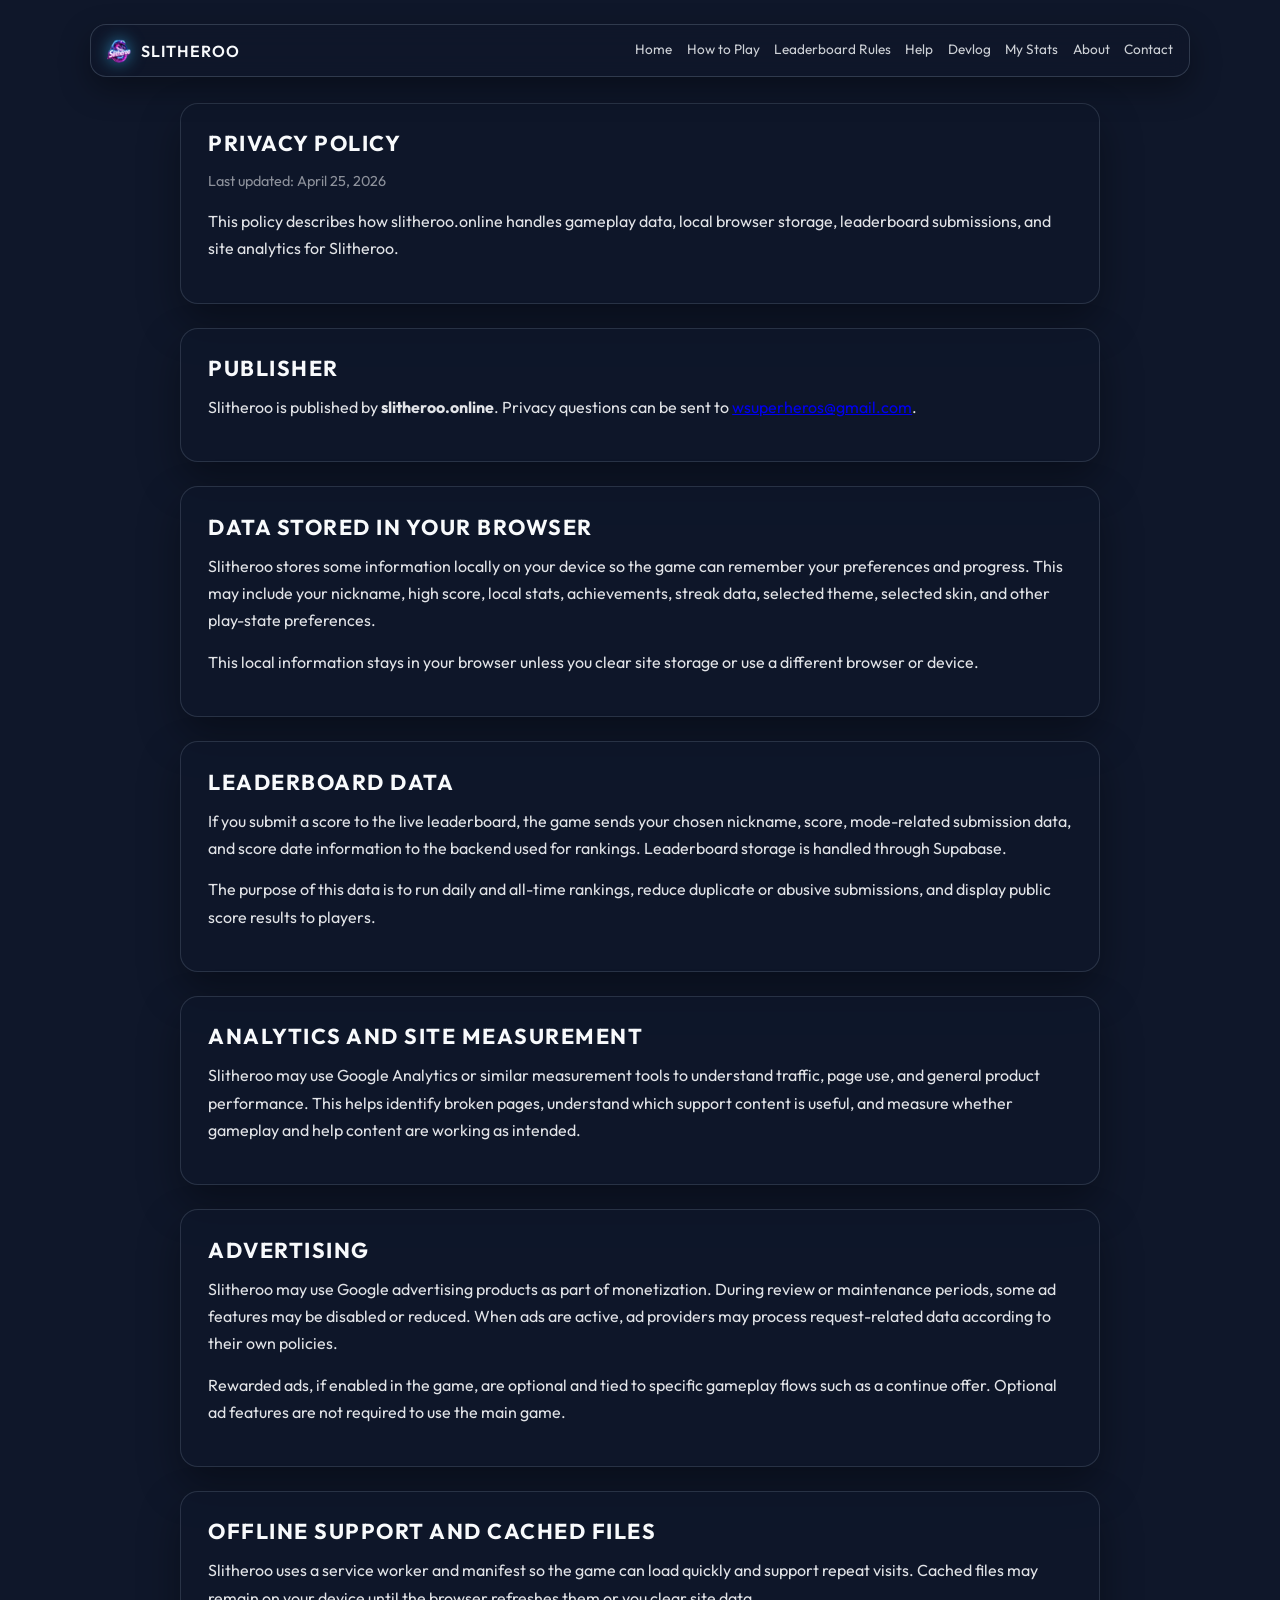
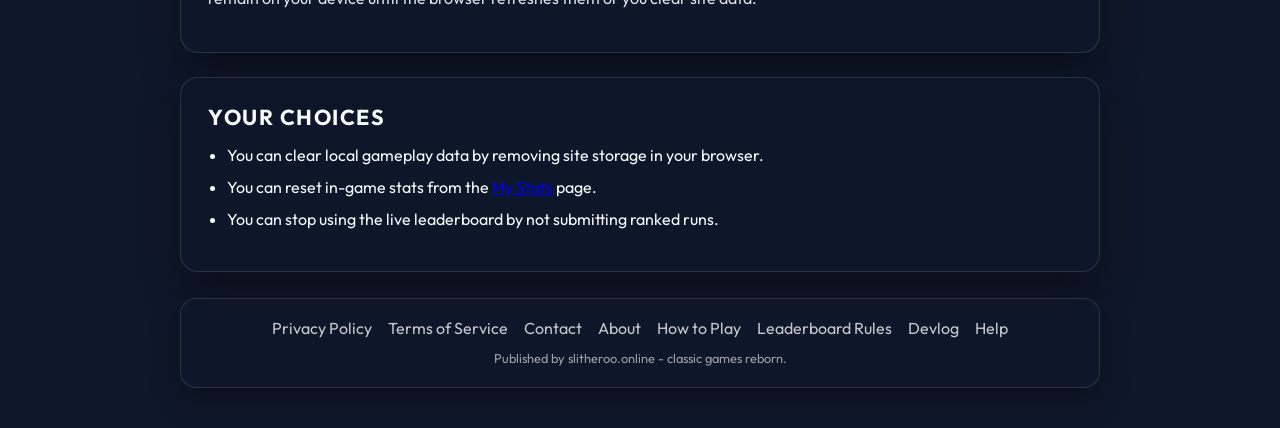
<file: privacy.html>
<!DOCTYPE html>
<html lang="en">
<head>
    <meta charset="UTF-8">
    <meta name="viewport" content="width=device-width, initial-scale=1.0">
    <title>Slitheroo Privacy Policy</title>
    <meta name="description" content="Read how Slitheroo handles local storage, analytics, leaderboard submissions, advertising settings, and support contact.">
    <link rel="canonical" href="https://slitheroo.online/privacy.html">
    <link rel="preconnect" href="https://fonts.googleapis.com">
    <link rel="preconnect" href="https://fonts.gstatic.com" crossorigin>
    <link href="https://fonts.googleapis.com/css2?family=Outfit:wght@300;400;600&display=swap" rel="stylesheet">
    <link rel="stylesheet" href="style.css">
</head>
<body class="page">
    <div class="site-shell">
        <nav class="site-nav" aria-label="Primary">
            <a class="brand-link" href="index.html" aria-label="Slitheroo home">
                <img src="assets/favicon-32.png" alt="" width="24" height="24" decoding="async" loading="eager">
                <span>Slitheroo</span>
            </a>
            <button class="nav-toggle" type="button" aria-expanded="false" aria-controls="site-nav-links">Menu</button>
            <div class="site-nav-links" id="site-nav-links">
                <a href="index.html">Home</a>
                <a href="how-to-play.html">How to Play</a>
                <a href="leaderboard-rules.html">Leaderboard Rules</a>
                <a href="faq.html">Help</a>
                <a href="blog.html">Devlog</a>
                <a href="stats.html">My Stats</a>
                <a href="about.html">About</a>
                <a href="contact.html">Contact</a>
            </div>
        </nav>

        <main class="page-content">
            <section class="content-section">
                <h1>Privacy Policy</h1>
                <p class="meta">Last updated: April 25, 2026</p>
                <p>This policy describes how slitheroo.online handles gameplay data, local browser storage, leaderboard submissions, and site analytics for Slitheroo.</p>
            </section>

            <section class="content-section">
                <h2>Publisher</h2>
                <p>Slitheroo is published by <strong>slitheroo.online</strong>. Privacy questions can be sent to <a href="mailto:wsuperheros@gmail.com">wsuperheros@gmail.com</a>.</p>
            </section>

            <section class="content-section">
                <h2>Data Stored In Your Browser</h2>
                <p>Slitheroo stores some information locally on your device so the game can remember your preferences and progress. This may include your nickname, high score, local stats, achievements, streak data, selected theme, selected skin, and other play-state preferences.</p>
                <p>This local information stays in your browser unless you clear site storage or use a different browser or device.</p>
            </section>

            <section class="content-section">
                <h2>Leaderboard Data</h2>
                <p>If you submit a score to the live leaderboard, the game sends your chosen nickname, score, mode-related submission data, and score date information to the backend used for rankings. Leaderboard storage is handled through Supabase.</p>
                <p>The purpose of this data is to run daily and all-time rankings, reduce duplicate or abusive submissions, and display public score results to players.</p>
            </section>

            <section class="content-section">
                <h2>Analytics And Site Measurement</h2>
                <p>Slitheroo may use Google Analytics or similar measurement tools to understand traffic, page use, and general product performance. This helps identify broken pages, understand which support content is useful, and measure whether gameplay and help content are working as intended.</p>
            </section>

            <section class="content-section">
                <h2>Advertising</h2>
                <p>Slitheroo may use Google advertising products as part of monetization. During review or maintenance periods, some ad features may be disabled or reduced. When ads are active, ad providers may process request-related data according to their own policies.</p>
                <p>Rewarded ads, if enabled in the game, are optional and tied to specific gameplay flows such as a continue offer. Optional ad features are not required to use the main game.</p>
            </section>

            <section class="content-section">
                <h2>Offline Support And Cached Files</h2>
                <p>Slitheroo uses a service worker and manifest so the game can load quickly and support repeat visits. Cached files may remain on your device until the browser refreshes them or you clear site data.</p>
            </section>

            <section class="content-section">
                <h2>Your Choices</h2>
                <ul class="content-list">
                    <li>You can clear local gameplay data by removing site storage in your browser.</li>
                    <li>You can reset in-game stats from the <a href="stats.html">My Stats</a> page.</li>
                    <li>You can stop using the live leaderboard by not submitting ranked runs.</li>
                </ul>
            </section>
        </main>

        <footer class="site-footer" aria-label="Site footer">
            <div class="footer-links">
                <a href="privacy.html">Privacy Policy</a>
                <a href="terms.html">Terms of Service</a>
                <a href="contact.html">Contact</a>
                <a href="about.html">About</a>
                <a href="how-to-play.html">How to Play</a>
                <a href="leaderboard-rules.html">Leaderboard Rules</a>
                <a href="blog.html">Devlog</a>
                <a href="faq.html">Help</a>
            </div>
            <p class="footer-note">Published by slitheroo.online - classic games reborn.</p>
        </footer>
    </div>

    <script>
        const navToggle = document.querySelector('.nav-toggle');
        const navLinks = document.querySelector('.site-nav-links');
        if (navToggle && navLinks) {
            navToggle.addEventListener('click', () => {
                const expanded = navToggle.getAttribute('aria-expanded') === 'true';
                navToggle.setAttribute('aria-expanded', String(!expanded));
                navLinks.classList.toggle('open');
            });
        }
    </script>
</body>
</html>
</file>
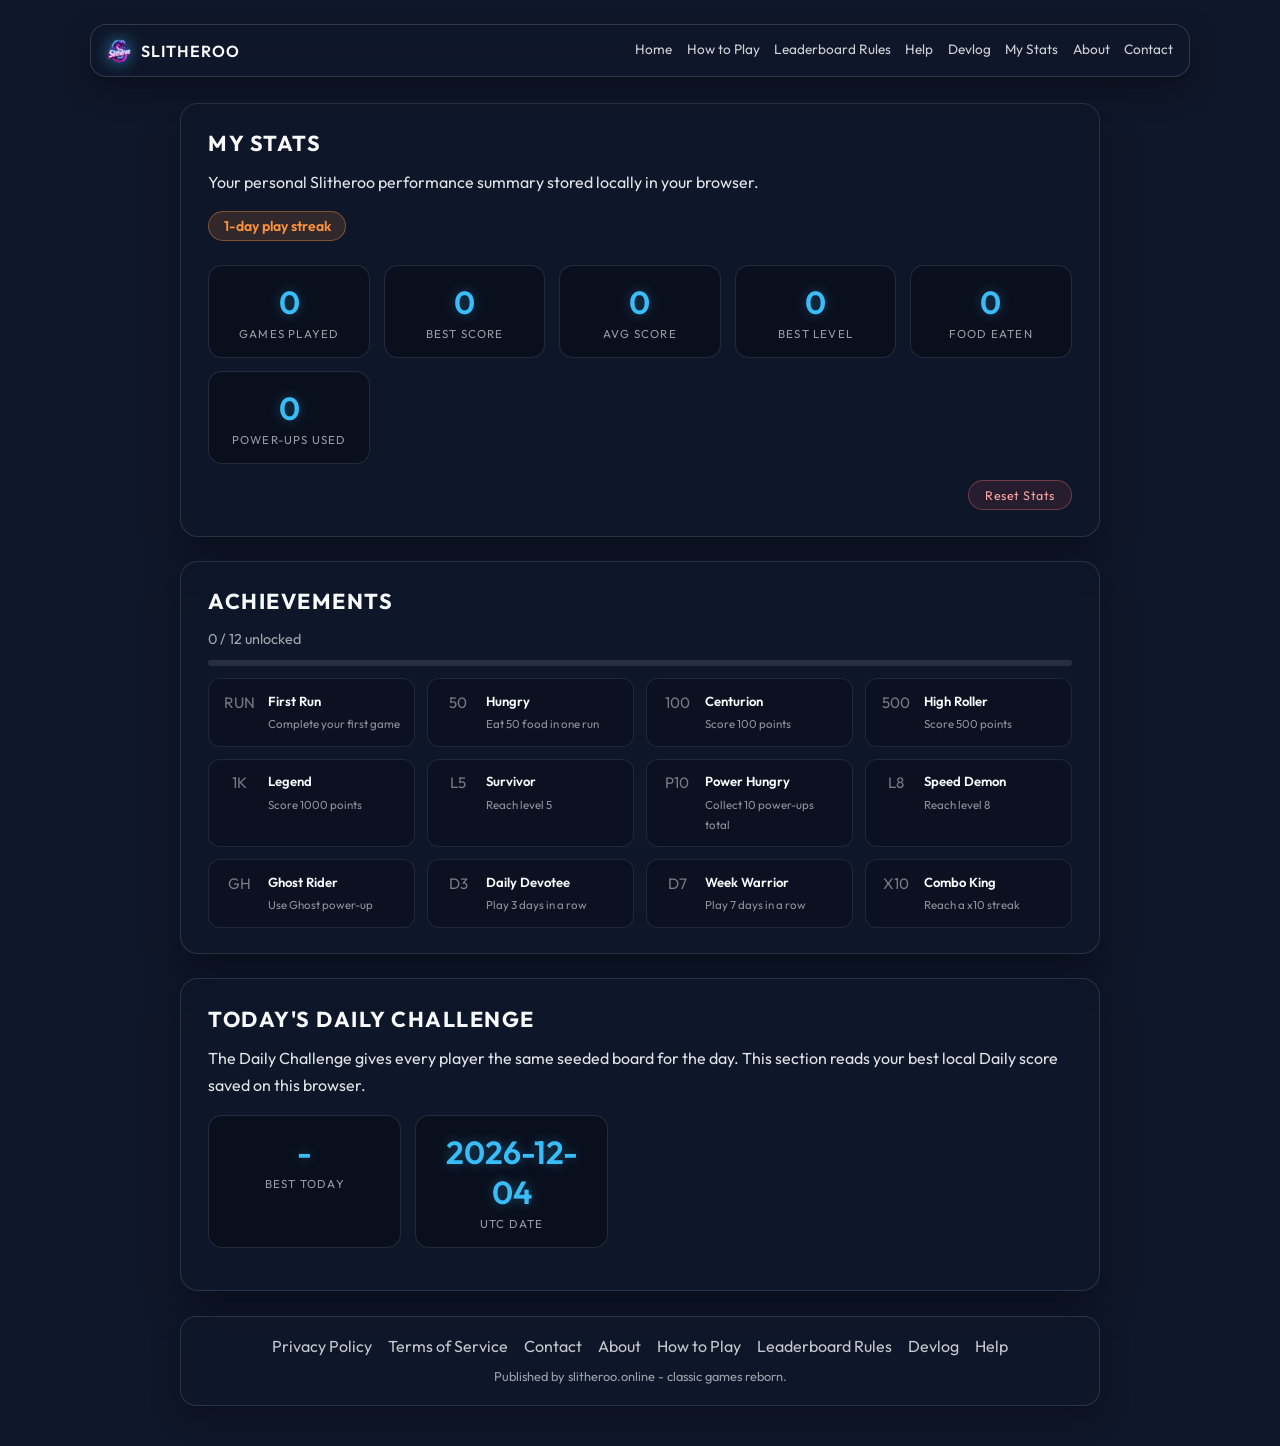
<file: stats.html>
<!DOCTYPE html>
<html lang="en">
<head>
    <meta charset="UTF-8">
    <meta name="viewport" content="width=device-width, initial-scale=1.0">
    <title>Slitheroo - My Stats and Achievements</title>
    <meta name="description" content="View your local Slitheroo stats, achievement progress, daily challenge best, and reset controls.">
    <link rel="canonical" href="https://slitheroo.online/stats.html">
    <link rel="preconnect" href="https://fonts.googleapis.com">
    <link rel="preconnect" href="https://fonts.gstatic.com" crossorigin>
    <link href="https://fonts.googleapis.com/css2?family=Outfit:wght@300;400;600&display=swap" rel="stylesheet">
    <link rel="stylesheet" href="style.css">
    <style>
        .stats-grid {
            display: grid;
            grid-template-columns: repeat(auto-fit, minmax(150px, 1fr));
            gap: 0.85rem;
            margin: 1rem 0;
        }
        .stat-card {
            background: rgba(0,0,0,0.28);
            border: 1px solid rgba(148,163,184,0.18);
            border-radius: 14px;
            padding: 1rem 0.9rem;
            text-align: center;
        }
        .stat-card .stat-val {
            font-size: 2rem;
            font-weight: 600;
            color: var(--accent-color);
            display: block;
            text-shadow: 0 0 12px rgba(56,189,248,0.35);
        }
        .stat-card .stat-lbl {
            font-size: 0.72rem;
            text-transform: uppercase;
            letter-spacing: 1.2px;
            opacity: 0.6;
            margin-top: 0.25rem;
            display: block;
        }
        .achievements-grid {
            display: grid;
            grid-template-columns: repeat(auto-fill, minmax(175px, 1fr));
            gap: 0.75rem;
            margin-top: 0.8rem;
        }
        .ach-card {
            background: rgba(0,0,0,0.2);
            border: 1px solid rgba(148,163,184,0.15);
            border-radius: 12px;
            padding: 0.85rem 0.8rem;
            display: flex;
            align-items: flex-start;
            gap: 0.65rem;
            transition: border-color 0.2s, background 0.2s;
        }
        .ach-card.unlocked {
            border-color: rgba(253,230,138,0.45);
            background: rgba(253,230,138,0.07);
        }
        .ach-card .ach-icon {
            font-size: 0.95rem;
            min-width: 2.2rem;
            text-align: center;
            flex-shrink: 0;
            opacity: 0.45;
            transition: opacity 0.2s;
        }
        .ach-card.unlocked .ach-icon { opacity: 1; }
        .ach-card .ach-name {
            font-size: 0.82rem;
            font-weight: 600;
            color: var(--text-color);
            display: block;
            margin-bottom: 0.2rem;
        }
        .ach-card .ach-desc {
            font-size: 0.72rem;
            opacity: 0.55;
            line-height: 1.35;
        }
        .streak-badge {
            display: inline-flex;
            align-items: center;
            gap: 0.4rem;
            background: rgba(251,146,60,0.15);
            border: 1px solid rgba(251,146,60,0.4);
            color: #fb923c;
            border-radius: 999px;
            padding: 0.3rem 0.9rem;
            font-size: 0.88rem;
            font-weight: 600;
            margin-bottom: 0.5rem;
        }
        .progress-bar-wrap {
            width: 100%;
            height: 6px;
            background: rgba(255,255,255,0.1);
            border-radius: 3px;
            margin-top: 0.5rem;
            overflow: hidden;
        }
        .progress-bar-fill {
            height: 100%;
            background: var(--accent-color);
            border-radius: 3px;
            transition: width 0.6s ease;
        }
        .reset-btn {
            background: rgba(248,113,113,0.1);
            border: 1px solid rgba(248,113,113,0.35);
            color: #fca5a5;
            padding: 0.4rem 1rem;
            border-radius: 999px;
            font-family: inherit;
            font-size: 0.78rem;
            cursor: pointer;
            letter-spacing: 0.5px;
            transition: background 0.2s;
        }
        .reset-btn:hover { background: rgba(248,113,113,0.22); }
    </style>
</head>
<body class="page">
<div class="site-shell">
    <nav class="site-nav" aria-label="Primary">
        <a class="brand-link" href="index.html" aria-label="Slitheroo home">
            <img src="assets/favicon-32.png" alt="" width="24" height="24" decoding="async" loading="eager">
            <span>Slitheroo</span>
        </a>
        <button class="nav-toggle" type="button" aria-expanded="false" aria-controls="site-nav-links">Menu</button>
        <div class="site-nav-links" id="site-nav-links">
            <a href="index.html">Home</a>
            <a href="how-to-play.html">How to Play</a>
            <a href="leaderboard-rules.html">Leaderboard Rules</a>
            <a href="faq.html">Help</a>
            <a href="blog.html">Devlog</a>
            <a href="stats.html">My Stats</a>
            <a href="about.html">About</a>
            <a href="contact.html">Contact</a>
        </div>
    </nav>

    <main class="page-content">
        <section class="content-section">
            <h1>My Stats</h1>
            <p id="welcome-line">Your personal Slitheroo performance summary stored locally in your browser.</p>
            <div id="streak-display"></div>
            <div class="stats-grid" id="stats-grid"></div>
            <div style="margin-top:0.5rem; text-align:right;">
                <button class="reset-btn" id="reset-stats-btn">Reset Stats</button>
            </div>
        </section>

        <section class="content-section">
            <h2>Achievements</h2>
            <p id="ach-progress-text" style="margin-bottom:0.5rem; opacity:0.7; font-size:0.9rem;"></p>
            <div class="progress-bar-wrap">
                <div class="progress-bar-fill" id="ach-progress-bar" style="width:0%"></div>
            </div>
            <div class="achievements-grid" id="achievements-grid"></div>
        </section>

        <section class="content-section">
            <h2>Today's Daily Challenge</h2>
            <p>The Daily Challenge gives every player the same seeded board for the day. This section reads your best local Daily score saved on this browser.</p>
            <div class="stats-grid" style="grid-template-columns: repeat(2, 1fr); max-width: 400px;">
                <div class="stat-card">
                    <span class="stat-val" id="daily-score">-</span>
                    <span class="stat-lbl">Best Today</span>
                </div>
                <div class="stat-card">
                    <span class="stat-val" id="daily-date">-</span>
                    <span class="stat-lbl">UTC Date</span>
                </div>
            </div>
        </section>
    </main>

    <footer class="site-footer" aria-label="Site footer">
        <div class="footer-links">
            <a href="privacy.html">Privacy Policy</a>
            <a href="terms.html">Terms of Service</a>
            <a href="contact.html">Contact</a>
            <a href="about.html">About</a>
            <a href="how-to-play.html">How to Play</a>
            <a href="leaderboard-rules.html">Leaderboard Rules</a>
            <a href="blog.html">Devlog</a>
            <a href="faq.html">Help</a>
        </div>
        <p class="footer-note">Published by slitheroo.online - classic games reborn.</p>
    </footer>
</div>

<script>
const STATS_KEY = 'slitherooStats';
const ACHIEVEMENTS_KEY = 'slitherooAchievements';
const STREAK_KEY = 'slitherooPlayStreak';
const STREAK_DATE_KEY = 'slitherooLastPlayDate';
const DAILY_SCORE_KEY = 'slitherooDailyScore';
const NICKNAME_KEY = 'slitherooNickname';

const ACHIEVEMENT_DEFS = [
    { id: 'first_blood',   label: 'First Run',      desc: 'Complete your first game',          icon: 'RUN' },
    { id: 'hungry',        label: 'Hungry',         desc: 'Eat 50 food in one run',            icon: '50' },
    { id: 'centurion',     label: 'Centurion',      desc: 'Score 100 points',                  icon: '100' },
    { id: 'high_roller',   label: 'High Roller',    desc: 'Score 500 points',                  icon: '500' },
    { id: 'legend',        label: 'Legend',         desc: 'Score 1000 points',                 icon: '1K' },
    { id: 'survivor',      label: 'Survivor',       desc: 'Reach level 5',                     icon: 'L5' },
    { id: 'power_hungry',  label: 'Power Hungry',   desc: 'Collect 10 power-ups total',        icon: 'P10' },
    { id: 'speed_demon',   label: 'Speed Demon',    desc: 'Reach level 8',                     icon: 'L8' },
    { id: 'ghost_rider',   label: 'Ghost Rider',    desc: 'Use Ghost power-up',                icon: 'GH' },
    { id: 'daily_devotee', label: 'Daily Devotee',  desc: 'Play 3 days in a row',              icon: 'D3' },
    { id: 'week_warrior',  label: 'Week Warrior',   desc: 'Play 7 days in a row',              icon: 'D7' },
    { id: 'combo_king',    label: 'Combo King',     desc: 'Reach a x10 streak',                icon: 'X10' }
];

function loadJSON(key) { try { return JSON.parse(localStorage.getItem(key)) || {}; } catch { return {}; } }
function loadArr(key) { try { return JSON.parse(localStorage.getItem(key)) || []; } catch { return []; } }
function todayUtc() { return new Date().toISOString().slice(0, 10); }

function renderStats() {
    const stats = loadJSON(STATS_KEY);
    const nickname = localStorage.getItem(NICKNAME_KEY) || '';
    if (nickname) {
        document.getElementById('welcome-line').textContent = `Welcome back, ${nickname}. Here is your local performance summary.`;
    }

    const streak = Number(localStorage.getItem(STREAK_KEY) || 0);
    const lastDate = localStorage.getItem(STREAK_DATE_KEY) || '';
    const today = todayUtc();
    const yesterday = new Date();
    yesterday.setDate(yesterday.getDate() - 1);
    const activeStreak = lastDate === today || lastDate === yesterday.toISOString().slice(0, 10);
    const streakDisplay = document.getElementById('streak-display');
    if (streak > 0 && activeStreak) {
        streakDisplay.innerHTML = `<div class="streak-badge">${streak}-day play streak</div>`;
    } else {
        streakDisplay.innerHTML = '';
    }

    const grid = document.getElementById('stats-grid');
    const avgScore = stats.gamesPlayed ? Math.round((stats.totalScore || 0) / stats.gamesPlayed) : 0;
    const items = [
        { val: stats.gamesPlayed || 0, lbl: 'Games Played' },
        { val: stats.bestScore || 0, lbl: 'Best Score' },
        { val: avgScore, lbl: 'Avg Score' },
        { val: stats.bestLevel || 0, lbl: 'Best Level' },
        { val: stats.totalFood || 0, lbl: 'Food Eaten' },
        { val: stats.totalPowerups || 0, lbl: 'Power-Ups Used' }
    ];
    grid.innerHTML = items.map(i => `
        <div class="stat-card">
            <span class="stat-val">${Number(i.val).toLocaleString()}</span>
            <span class="stat-lbl">${i.lbl}</span>
        </div>
    `).join('');

    const dailyScore = localStorage.getItem(DAILY_SCORE_KEY) || '-';
    document.getElementById('daily-score').textContent = dailyScore !== '-' ? Number(dailyScore).toLocaleString() : '-';
    document.getElementById('daily-date').textContent = today;
}

function renderAchievements() {
    const unlocked = loadArr(ACHIEVEMENTS_KEY);
    const grid = document.getElementById('achievements-grid');
    const total = ACHIEVEMENT_DEFS.length;
    const count = unlocked.length;

    document.getElementById('ach-progress-text').textContent = `${count} / ${total} unlocked`;
    document.getElementById('ach-progress-bar').style.width = `${Math.round((count / total) * 100)}%`;

    grid.innerHTML = ACHIEVEMENT_DEFS.map(def => {
        const done = unlocked.includes(def.id);
        return `
            <div class="ach-card ${done ? 'unlocked' : ''}">
                <span class="ach-icon">${def.icon}</span>
                <div>
                    <span class="ach-name">${def.label}</span>
                    <span class="ach-desc">${def.desc}</span>
                </div>
            </div>
        `;
    }).join('');
}

document.getElementById('reset-stats-btn').addEventListener('click', () => {
    if (!confirm('Reset all local stats and achievements? This cannot be undone.')) return;
    localStorage.removeItem(STATS_KEY);
    localStorage.removeItem(ACHIEVEMENTS_KEY);
    localStorage.removeItem(STREAK_KEY);
    localStorage.removeItem(STREAK_DATE_KEY);
    localStorage.removeItem(DAILY_SCORE_KEY);
    renderStats();
    renderAchievements();
});

renderStats();
renderAchievements();

const navToggle = document.querySelector('.nav-toggle');
const navLinks = document.querySelector('.site-nav-links');
if (navToggle && navLinks) {
    navToggle.addEventListener('click', () => {
        const expanded = navToggle.getAttribute('aria-expanded') === 'true';
        navToggle.setAttribute('aria-expanded', String(!expanded));
        navLinks.classList.toggle('open');
    });
}
</script>
</body>
</html>
</file>
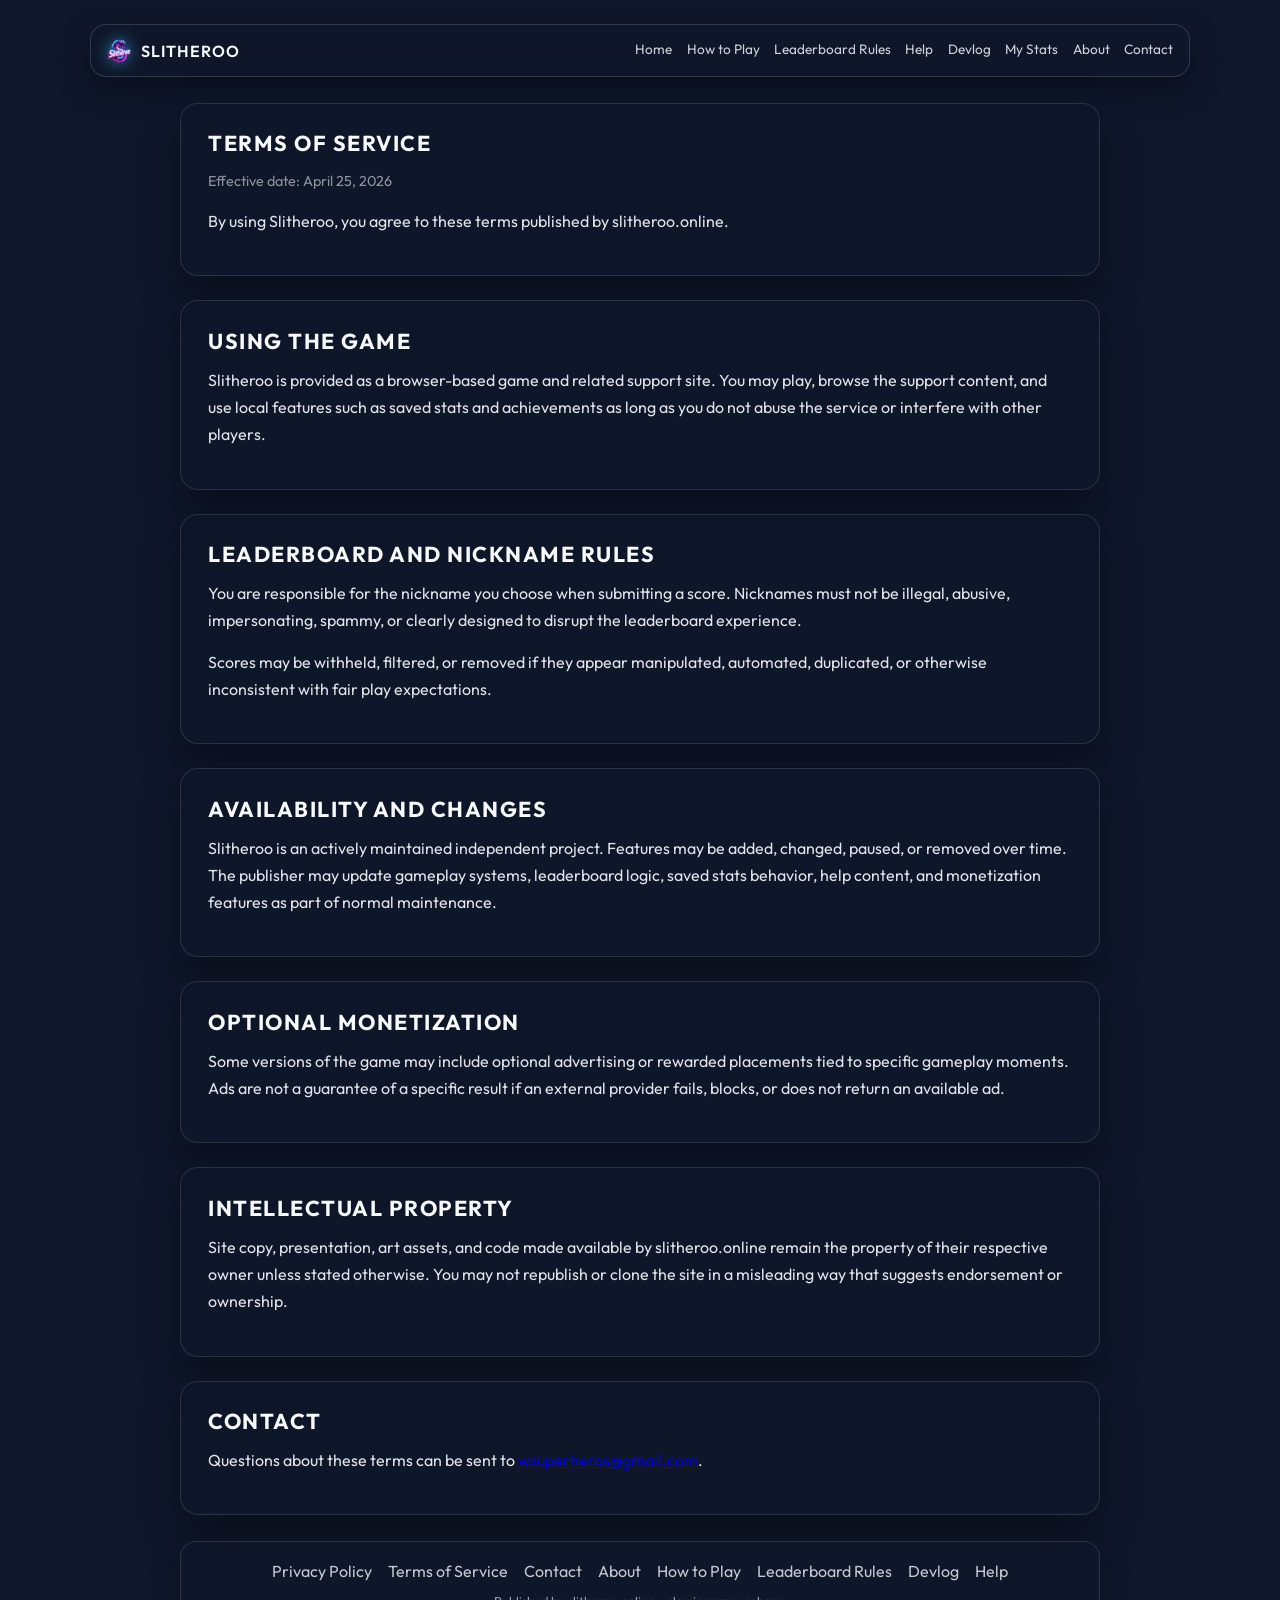
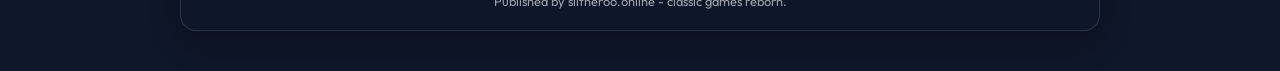
<file: terms.html>
<!DOCTYPE html>
<html lang="en">
<head>
    <meta charset="UTF-8">
    <meta name="viewport" content="width=device-width, initial-scale=1.0">
    <title>Slitheroo Terms of Service</title>
    <meta name="description" content="Review the terms that apply when you use Slitheroo, including leaderboard submissions, acceptable nicknames, and service availability.">
    <link rel="canonical" href="https://slitheroo.online/terms.html">
    <link rel="preconnect" href="https://fonts.googleapis.com">
    <link rel="preconnect" href="https://fonts.gstatic.com" crossorigin>
    <link href="https://fonts.googleapis.com/css2?family=Outfit:wght@300;400;600&display=swap" rel="stylesheet">
    <link rel="stylesheet" href="style.css">
</head>
<body class="page">
    <div class="site-shell">
        <nav class="site-nav" aria-label="Primary">
            <a class="brand-link" href="index.html" aria-label="Slitheroo home">
                <img src="assets/favicon-32.png" alt="" width="24" height="24" decoding="async" loading="eager">
                <span>Slitheroo</span>
            </a>
            <button class="nav-toggle" type="button" aria-expanded="false" aria-controls="site-nav-links">Menu</button>
            <div class="site-nav-links" id="site-nav-links">
                <a href="index.html">Home</a>
                <a href="how-to-play.html">How to Play</a>
                <a href="leaderboard-rules.html">Leaderboard Rules</a>
                <a href="faq.html">Help</a>
                <a href="blog.html">Devlog</a>
                <a href="stats.html">My Stats</a>
                <a href="about.html">About</a>
                <a href="contact.html">Contact</a>
            </div>
        </nav>

        <main class="page-content">
            <section class="content-section">
                <h1>Terms of Service</h1>
                <p class="meta">Effective date: April 25, 2026</p>
                <p>By using Slitheroo, you agree to these terms published by slitheroo.online.</p>
            </section>

            <section class="content-section">
                <h2>Using The Game</h2>
                <p>Slitheroo is provided as a browser-based game and related support site. You may play, browse the support content, and use local features such as saved stats and achievements as long as you do not abuse the service or interfere with other players.</p>
            </section>

            <section class="content-section">
                <h2>Leaderboard And Nickname Rules</h2>
                <p>You are responsible for the nickname you choose when submitting a score. Nicknames must not be illegal, abusive, impersonating, spammy, or clearly designed to disrupt the leaderboard experience.</p>
                <p>Scores may be withheld, filtered, or removed if they appear manipulated, automated, duplicated, or otherwise inconsistent with fair play expectations.</p>
            </section>

            <section class="content-section">
                <h2>Availability And Changes</h2>
                <p>Slitheroo is an actively maintained independent project. Features may be added, changed, paused, or removed over time. The publisher may update gameplay systems, leaderboard logic, saved stats behavior, help content, and monetization features as part of normal maintenance.</p>
            </section>

            <section class="content-section">
                <h2>Optional Monetization</h2>
                <p>Some versions of the game may include optional advertising or rewarded placements tied to specific gameplay moments. Ads are not a guarantee of a specific result if an external provider fails, blocks, or does not return an available ad.</p>
            </section>

            <section class="content-section">
                <h2>Intellectual Property</h2>
                <p>Site copy, presentation, art assets, and code made available by slitheroo.online remain the property of their respective owner unless stated otherwise. You may not republish or clone the site in a misleading way that suggests endorsement or ownership.</p>
            </section>

            <section class="content-section">
                <h2>Contact</h2>
                <p>Questions about these terms can be sent to <a href="mailto:wsuperheros@gmail.com">wsuperheros@gmail.com</a>.</p>
            </section>
        </main>

        <footer class="site-footer" aria-label="Site footer">
            <div class="footer-links">
                <a href="privacy.html">Privacy Policy</a>
                <a href="terms.html">Terms of Service</a>
                <a href="contact.html">Contact</a>
                <a href="about.html">About</a>
                <a href="how-to-play.html">How to Play</a>
                <a href="leaderboard-rules.html">Leaderboard Rules</a>
                <a href="blog.html">Devlog</a>
                <a href="faq.html">Help</a>
            </div>
            <p class="footer-note">Published by slitheroo.online - classic games reborn.</p>
        </footer>
    </div>

    <script>
        const navToggle = document.querySelector('.nav-toggle');
        const navLinks = document.querySelector('.site-nav-links');
        if (navToggle && navLinks) {
            navToggle.addEventListener('click', () => {
                const expanded = navToggle.getAttribute('aria-expanded') === 'true';
                navToggle.setAttribute('aria-expanded', String(!expanded));
                navLinks.classList.toggle('open');
            });
        }
    </script>
</body>
</html>
</file>
<file: style.css>
/* CSS for Neon Snake */
:root {
    --bg-color: #0f172a;
    --grid-line: #1e293b;
    --snake-color: #00ff88;
    --snake-head: #ccffdd;
    --snake-glow: 0 0 10px #00ff88, 0 0 20px #00ff88;
    --food-color: #ff0055;
    --food-glow: 0 0 10px #ff0055, 0 0 20px #ff0055;
    --text-color: #f8fafc;
    --overlay-bg: rgba(15, 23, 42, 0.9);
    --font-main: 'Outfit', sans-serif;
    --accent-color: #38bdf8;
    --level-hue: 0deg;
}

.game-container {
    text-align: center;
    position: relative;
    width: 100%;
    max-width: 520px;
    filter: hue-rotate(var(--level-hue));
    transition: filter 0.8s ease;
}

.site-shell {
    width: min(1100px, 100%);
    display: flex;
    flex-direction: column;
    align-items: center;
    gap: 1.6rem;
}

.menu-stack {
    width: min(1100px, 100%);
    display: flex;
    flex-direction: column;
    align-items: center;
    gap: 1.6rem;
    padding: 0 0 2.5rem;
}

.site-nav {
    width: 100%;
    display: flex;
    align-items: center;
    justify-content: space-between;
    gap: 1rem;
    padding: 0.85rem 1rem;
    border-radius: 16px;
    background: rgba(15, 23, 42, 0.8);
    border: 1px solid rgba(148, 163, 184, 0.25);
    box-shadow: 0 12px 30px rgba(0, 0, 0, 0.35);
    position: sticky;
    top: 0.75rem;
    z-index: 10;
    backdrop-filter: blur(12px);
}

.brand-link {
    display: inline-flex;
    align-items: center;
    gap: 0.6rem;
    color: var(--text-color);
    text-decoration: none;
    font-weight: 600;
    text-transform: uppercase;
    letter-spacing: 1px;
}

.brand-link img {
    filter: drop-shadow(0 0 8px rgba(56, 189, 248, 0.6));
}

.site-nav-links {
    display: flex;
    flex-wrap: wrap;
    align-items: center;
    justify-content: flex-end;
    gap: 0.9rem;
    font-size: 0.85rem;
}

.site-nav-links a {
    color: rgba(248, 250, 252, 0.82);
    text-decoration: none;
    padding-bottom: 2px;
    border-bottom: 1px solid transparent;
    transition: color 0.2s ease, border-color 0.2s ease;
}

.site-nav-links a:hover,
.site-nav-links a:focus-visible {
    color: var(--snake-color);
    border-bottom-color: rgba(0, 255, 136, 0.5);
    outline: none;
}

.nav-toggle {
    display: none;
    background: rgba(255, 255, 255, 0.08);
    border: 1px solid rgba(255, 255, 255, 0.18);
    color: var(--text-color);
    padding: 0.35rem 0.75rem;
    border-radius: 999px;
    font-size: 0.75rem;
    letter-spacing: 1px;
    text-transform: uppercase;
    cursor: pointer;
}

[data-theme="cyberpunk"] {
    --bg-color: #1a1a2e;
    --grid-line: #16213e;
    --snake-color: #f0a500;
    --snake-head: #f9d371;
    --snake-glow: 0 0 10px #f0a500;
    --food-color: #e94560;
    --accent-color: #0f3460;
}

[data-theme="classic"] {
    --bg-color: #000;
    --grid-line: #001a00;
    --snake-color: #00ff00;
    --snake-head: #88ff88;
    --snake-glow: none;
    --food-color: #ffffff;
    --accent-color: #003300;
}

[data-theme="sunset"] {
    --bg-color: #2d132c;
    --grid-line: #522546;
    --snake-color: #ffde7d;
    --snake-head: #fff4e0;
    --snake-glow: 0 0 10px #ffde7d;
    --food-color: #f67280;
    --accent-color: #c06c84;
}

* {
    margin: 0;
    padding: 0;
    box-sizing: border-box;
}

.is-hidden {
    display: none !important;
}

body {
    background-color: var(--bg-color);
    color: var(--text-color);
    font-family: var(--font-main);
    min-height: 100vh;
    display: flex;
    justify-content: center;
    align-items: center;
    overflow-x: hidden;
    overflow-y: auto;
    padding: 0;
}

body.is-playing {
    overflow: hidden;
}

body.page {
    display: flex;
    justify-content: flex-start;
    align-items: center;
    flex-direction: column;
    padding: 1.5rem 1rem 2.5rem;
}

header h1 {
    font-size: 1.5rem;
    font-weight: 600;
    letter-spacing: 2px;
    text-shadow: 0 0 10px rgba(255, 255, 255, 0.2);
}

.brand {
    display: flex;
    align-items: center;
    gap: 0.55rem;
    min-width: 0;
}

.brand-logo {
    height: 44px;
    width: auto;
    display: block;
    filter: drop-shadow(0 0 12px rgba(56, 189, 248, 0.45));
}

.header-top {
    display: flex;
    justify-content: space-between;
    align-items: center;
    padding: 0 1.2rem;
    margin-bottom: 1rem;
}

.header-controls {
    display: flex;
    gap: 0.5rem;
}

#main-home-btn,
#pause-btn {
    background: rgba(255, 255, 255, 0.05);
    border: 1px solid rgba(255, 255, 255, 0.1);
    color: var(--text-color);
    width: 40px;
    height: 40px;
    border-radius: 50%;
    display: flex;
    justify-content: center;
    align-items: center;
    cursor: pointer;
    transition: all 0.22s ease;
    backdrop-filter: blur(10px);
}

#main-home-btn:hover,
#pause-btn:hover {
    background: rgba(255, 255, 255, 0.15);
    border-color: var(--snake-color);
    color: var(--snake-color);
    box-shadow: 0 0 15px rgba(0, 255, 136, 0.2);
}

.score-board {
    display: flex;
    justify-content: space-between;
    margin-bottom: 0.6rem;
    padding: 0 1.2rem;
    font-size: 1rem;
    font-weight: 300;
}

.score-board-secondary {
    justify-content: flex-start;
}

#score.bump {
    animation: scoreBump 240ms ease;
}

@keyframes scoreBump {
    0% { transform: scale(1); }
    50% { transform: scale(1.18); color: var(--snake-color); }
    100% { transform: scale(1); }
}

.canvas-wrapper {
    position: relative;
    box-shadow: 0 0 50px rgba(0, 0, 0, 0.5);
    border-radius: 12px;
    border: 1px solid rgba(255, 255, 255, 0.1);
    display: inline-block;
    width: min(92vw, 500px);
    height: min(92vw, 500px);
    max-width: 500px;
    max-height: 500px;
    touch-action: none;
    overflow: hidden;
}

canvas {
    background-color: #111;
    display: block;
    width: 100%;
    height: 100%;
}


.overlay {
    position: fixed;
    top: 0;
    left: 0;
    width: 100vw;
    height: 100vh;
    background: var(--bg-color);
    display: flex;
    justify-content: center;
    align-items: flex-start;
    overflow-y: auto;
    padding: 1.25rem 0;
    transition: opacity 0.26s ease, transform 0.26s ease;
    z-index: 9999;
}

.menu-card {
    width: 90%;
    max-width: 410px;
    padding: 2.2rem 1.6rem;
    background: #1e293b;
    display: flex;
    flex-direction: column;
    justify-content: center;
    align-items: center;
    border-radius: 24px;
    border: 2px solid rgba(255, 255, 255, 0.1);
    box-shadow: 0 30px 60px rgba(0, 0, 0, 0.8);
}

.overlay.active {
    opacity: 1;
    pointer-events: all;
    transform: translateY(0);
}

.overlay.hidden {
    opacity: 0;
    pointer-events: none;
    transform: translateY(8px);
}

.overlay h2 {
    font-size: 2.2rem;
    margin-bottom: 1.2rem;
    text-transform: uppercase;
}

.pregame-stats {
    width: 100%;
    display: grid;
    grid-template-columns: 1fr 1fr;
    gap: 0.7rem;
    margin-bottom: 1rem;
    font-size: 0.84rem;
}

.pregame-stats div {
    background: rgba(0, 0, 0, 0.26);
    border: 1px solid rgba(255, 255, 255, 0.1);
    border-radius: 10px;
    padding: 0.55rem;
}

.danger-text {
    color: #ff3366;
    text-shadow: 0 0 15px rgba(255, 51, 102, 0.6);
}

#splash-screen {
    z-index: 10001;
    background:
        radial-gradient(circle at 20% 20%, rgba(56, 189, 248, 0.28), transparent 38%),
        radial-gradient(circle at 80% 75%, rgba(0, 255, 136, 0.22), transparent 42%),
        #0b1224;
}

.splash-card {
    width: min(88vw, 420px);
    padding: 2.25rem 1.6rem;
    border-radius: 22px;
    text-align: center;
    background: rgba(15, 23, 42, 0.9);
    border: 1px solid rgba(248, 250, 252, 0.15);
    box-shadow: 0 30px 60px rgba(0, 0, 0, 0.65);
    animation: splashRise 0.6s ease forwards;
}

.splash-logo {
    display: block;
    width: 172px;
    max-width: 70%;
    margin: 0 auto 1rem;
    filter: drop-shadow(0 0 18px rgba(56, 189, 248, 0.45));
}

#splash-title {
    margin-bottom: 0.7rem;
    letter-spacing: 3px;
    font-size: 2rem;
    text-transform: uppercase;
}

#splash-subtitle {
    margin-bottom: 0;
    font-size: 0.9rem;
    letter-spacing: 0.6px;
    opacity: 0.78;
}

.glow-btn {
    background: transparent;
    border: 2px solid var(--snake-color);
    color: var(--snake-color);
    padding: 12px 32px;
    font-family: inherit;
    font-weight: 600;
    font-size: 1rem;
    cursor: pointer;
    text-transform: uppercase;
    letter-spacing: 1px;
    transition: all 0.2s ease;
    border-radius: 50px;
    box-shadow: 0 0 10px rgba(0, 255, 136, 0.2);
}

.glow-btn:hover,
.glow-btn:active {
    background: var(--snake-color);
    color: #000;
    box-shadow: 0 0 20px rgba(0, 255, 136, 0.6);
    transform: translateY(-1px) scale(1.01);
}

.glow-btn.small {
    padding: 8px 24px;
    font-size: 0.9rem;
    margin-top: 1rem;
}

.glass-btn {
    background: rgba(255, 255, 255, 0.05);
    border: 1px solid rgba(255, 255, 255, 0.1);
    color: var(--text-color);
    padding: 12px 24px;
    font-family: inherit;
    font-weight: 400;
    font-size: 0.95rem;
    cursor: pointer;
    text-transform: uppercase;
    letter-spacing: 1px;
    transition: all 0.22s ease;
    border-radius: 50px;
    backdrop-filter: blur(10px);
}

.glass-btn:hover,
.glass-btn:active {
    background: rgba(255, 255, 255, 0.15);
    border-color: rgba(255, 255, 255, 0.2);
    transform: scale(0.99);
}

.glass-btn:disabled {
    opacity: 0.45;
    cursor: not-allowed;
}

.glass-btn.small {
    padding: 8px 18px;
    font-size: 0.85rem;
}

.glass-btn.tiny {
    padding: 6px 12px;
    font-size: 0.75rem;
}

.glass-btn.small-pill {
    padding: 8px 14px;
    font-size: 0.78rem;
    border-radius: 999px;
}

.menu-actions {
    display: flex;
    gap: 1rem;
    margin-top: 1rem;
    flex-wrap: wrap;
    justify-content: center;
}

.nickname-panel {
    width: 100%;
    margin-bottom: 1.1rem;
    padding: 0.85rem;
    border: 1px solid rgba(255, 255, 255, 0.12);
    border-radius: 12px;
    background: rgba(0, 0, 0, 0.22);
}

.nickname-label {
    display: block;
    text-align: left;
    font-size: 0.8rem;
    letter-spacing: 1px;
    text-transform: uppercase;
    opacity: 0.75;
    margin-bottom: 0.4rem;
}

.nickname-input-row {
    display: flex;
    gap: 0.5rem;
    align-items: center;
}

#nickname-input {
    flex: 1;
    padding: 9px 10px;
    border-radius: 10px;
    border: 1px solid rgba(255, 255, 255, 0.16);
    background: rgba(255, 255, 255, 0.04);
    color: var(--text-color);
    font-family: inherit;
}

#nickname-input:focus {
    outline: 1px solid rgba(56, 189, 248, 0.8);
    border-color: rgba(56, 189, 248, 0.8);
}

.inline-error {
    margin-top: 0.45rem;
    margin-bottom: 0;
    text-align: left;
    font-size: 0.75rem;
    color: #fb7185;
    opacity: 0.95;
}

.nickname-current {
    margin-top: 0.6rem;
    display: flex;
    align-items: center;
    justify-content: space-between;
    gap: 0.6rem;
    font-size: 0.82rem;
}

.leaderboard-panel {
    width: 100%;
    margin-top: 1.1rem;
    background: rgba(0, 0, 0, 0.25);
    border: 1px solid rgba(255, 255, 255, 0.12);
    border-radius: 14px;
    padding: 0.8rem;
}

.leaderboard-tabs {
    display: grid;
    grid-template-columns: 1fr 1fr;
    gap: 0.45rem;
    margin-bottom: 0.55rem;
}

.lb-tab {
    background: rgba(255, 255, 255, 0.05);
    color: var(--text-color);
    border: 1px solid rgba(255, 255, 255, 0.14);
    padding: 7px 8px;
    border-radius: 8px;
    cursor: pointer;
    font-family: inherit;
    font-size: 0.78rem;
}

.lb-tab.active {
    background: rgba(56, 189, 248, 0.22);
    border-color: rgba(56, 189, 248, 0.8);
    color: #e0f2fe;
}

.leaderboard-status {
    margin: 0.25rem 0 0.5rem;
    font-size: 0.75rem;
    opacity: 0.78;
}

.leaderboard-list {
    margin: 0;
    padding: 0 0 0 1.4rem;
    max-height: 160px;
    overflow: auto;
    text-align: left;
}

.leaderboard-list li {
    margin-bottom: 0.2rem;
    font-size: 0.8rem;
    display: flex;
    justify-content: space-between;
    gap: 0.5rem;
}

.leaderboard-list li.current-player {
    color: #86efac;
}

.leaderboard-empty {
    list-style: none;
    margin-left: -1.4rem;
    opacity: 0.65;
}

.status-text {
    margin: 0.8rem 0 0;
    min-height: 1.2rem;
}

.mode-selection {
    display: flex;
    background: rgba(0, 0, 0, 0.3);
    padding: 5px;
    border-radius: 10px;
    margin-bottom: 0.5rem;
}

.mode-btn {
    background: transparent;
    border: none;
    color: var(--text-color);
    padding: 8px 16px;
    cursor: pointer;
    border-radius: 6px;
    opacity: 0.5;
    transition: all 0.2s ease;
    font-family: inherit;
    font-weight: 600;
}

.mode-btn.active {
    opacity: 1;
    background: var(--accent-color);
    color: white;
}

#mode-desc {
    font-size: 0.9rem;
    height: 1.2rem;
    margin-bottom: 1.3rem;
}

.difficulty-selection {
    margin-bottom: 1rem;
    width: 100%;
}

.difficulty-selection h3 {
    font-size: 0.8rem;
    text-transform: uppercase;
    letter-spacing: 2px;
    opacity: 0.6;
    margin-bottom: 0.5rem;
}

.diff-btns {
    display: flex;
    justify-content: center;
    gap: 0.5rem;
}

.diff-btn {
    background: rgba(255, 255, 255, 0.05);
    border: 1px solid rgba(255, 255, 255, 0.1);
    color: var(--text-color);
    padding: 6px 16px;
    cursor: pointer;
    border-radius: 6px;
    font-family: inherit;
    font-size: 0.8rem;
    font-weight: 600;
    transition: all 0.2s ease;
}

.diff-btn:hover {
    background: rgba(255, 255, 255, 0.1);
}

.diff-btn.active {
    background: var(--snake-color);
    color: #000;
    border-color: var(--snake-color);
    box-shadow: 0 0 10px rgba(0, 255, 136, 0.3);
}

.custom-section {
    width: 80%;
    margin-bottom: 1.5rem;
}

.custom-section h3 {
    font-size: 1rem;
    margin-bottom: 0.8rem;
    text-align: left;
    opacity: 0.7;
    text-transform: uppercase;
    letter-spacing: 1px;
}

.options-grid {
    display: grid;
    grid-template-columns: repeat(2, 1fr);
    gap: 0.8rem;
}

.option {
    background: rgba(255, 255, 255, 0.03);
    border: 1px solid rgba(255, 255, 255, 0.1);
    padding: 10px;
    border-radius: 8px;
    cursor: pointer;
    transition: all 0.2s ease;
    font-size: 0.9rem;
}

.option:hover {
    background: rgba(255, 255, 255, 0.08);
}

.option.selected {
    border-color: var(--snake-color);
    background: rgba(0, 255, 136, 0.1);
    color: var(--snake-color);
}

.level-notice {
    position: absolute;
    top: 50%;
    left: 50%;
    transform: translate(-50%, -50%);
    font-size: 2.4rem;
    font-weight: 600;
    color: white;
    text-shadow: 0 0 30px var(--snake-color);
    pointer-events: none;
    z-index: 100;
    animation: zoomIn 0.5s cubic-bezier(0.175, 0.885, 0.32, 1.275) forwards;
}

.level-notice.fade-out {
    opacity: 0;
    transform: translate(-50%, -60%) scale(1.1);
    transition: all 0.5s ease;
}

@keyframes zoomIn {
    from {
        transform: translate(-50%, -50%) scale(0.5);
        opacity: 0;
    }

    to {
        transform: translate(-50%, -50%) scale(1);
        opacity: 1;
    }
}

.toggle-control {
    display: flex;
    justify-content: space-between;
    align-items: center;
    background: rgba(255, 255, 255, 0.03);
    padding: 12px 16px;
    border-radius: 8px;
    border: 1px solid rgba(255, 255, 255, 0.1);
    margin-top: 10px;
}

.switch {
    position: relative;
    display: inline-block;
    width: 44px;
    height: 24px;
}

.switch input {
    opacity: 0;
    width: 0;
    height: 0;
}

.slider {
    position: absolute;
    cursor: pointer;
    top: 0;
    left: 0;
    right: 0;
    bottom: 0;
    background-color: rgba(255, 255, 255, 0.1);
    transition: .4s;
    border-radius: 34px;
}

.slider:before {
    position: absolute;
    content: "";
    height: 18px;
    width: 18px;
    left: 3px;
    bottom: 3px;
    background-color: white;
    transition: .4s;
    border-radius: 50%;
}

input:checked+.slider {
    background-color: var(--snake-color);
}

input:checked+.slider:before {
    transform: translateX(20px);
}

.summary-grid {
    display: grid;
    grid-template-columns: repeat(2, 1fr);
    gap: 1rem;
    width: 100%;
    margin-bottom: 1rem;
    padding: 1.2rem;
    background: rgba(0, 0, 0, 0.3);
    border-radius: 16px;
}

.summary-item {
    display: flex;
    flex-direction: column;
    align-items: flex-start;
    gap: 4px;
}

.summary-item.full-width {
    grid-column: span 2;
}

.summary-item .label {
    font-size: 0.75rem;
    text-transform: uppercase;
    letter-spacing: 1px;
    opacity: 0.6;
}

.summary-item .value {
    font-size: 1.4rem;
    font-weight: 600;
    color: var(--accent-color);
    text-shadow: 0 0 10px rgba(56, 189, 248, 0.3);
}

.summary-item.highlight .value {
    color: var(--snake-color);
    text-shadow: 0 0 15px rgba(0, 255, 136, 0.5);
    font-size: 1.6rem;
}

.continue-panel {
    width: 100%;
    margin-bottom: 0.7rem;
}

#continue-status {
    opacity: 0.7;
    margin-top: 0.4rem;
    min-height: 1rem;
}

.new-high-score-badge {
    margin-bottom: 0.9rem;
    color: #fde68a;
    border: 1px solid rgba(253, 230, 138, 0.5);
    background: rgba(250, 204, 21, 0.12);
    padding: 0.4rem 0.8rem;
    border-radius: 999px;
    animation: badgePop 360ms ease;
}

@keyframes badgePop {
    0% { transform: scale(0.85); opacity: 0; }
    100% { transform: scale(1); opacity: 1; }
}

.game-footer {
    margin-top: 1rem;
    display: flex;
    flex-direction: column;
    align-items: center;
    gap: 0.5rem;
    padding: 0 1.2rem;
}

.page-content {
    width: 100%;
    display: flex;
    flex-direction: column;
    gap: 1.5rem;
    max-width: 920px;
}

.content-section {
    background: rgba(15, 23, 42, 0.72);
    border: 1px solid rgba(148, 163, 184, 0.2);
    border-radius: 18px;
    padding: 1.6rem 1.7rem;
    text-align: left;
    box-shadow: 0 18px 40px rgba(0, 0, 0, 0.35);
}

.content-section h2,
.content-section h1 {
    margin-bottom: 0.75rem;
    text-transform: uppercase;
    letter-spacing: 1.5px;
    font-size: 1.35rem;
}

.content-section p {
    line-height: 1.7;
    margin-bottom: 0.9rem;
    color: rgba(248, 250, 252, 0.9);
}

.meta {
    font-size: 0.9rem;
    opacity: 0.6;
    margin-bottom: 1rem;
}

.content-list {
    margin: 0 0 0.9rem 1.2rem;
    display: grid;
    gap: 0.5rem;
}

.content-list li {
    line-height: 1.5;
}

.inline-link a {
    color: var(--accent-color);
    text-decoration: none;
    border-bottom: 1px solid transparent;
}

.inline-link a:hover,
.inline-link a:focus-visible {
    border-bottom-color: rgba(56, 189, 248, 0.6);
    outline: none;
}

.site-footer {
    width: 100%;
    max-width: 920px;
    text-align: center;
    padding: 1.2rem 1rem;
    border-radius: 16px;
    border: 1px solid rgba(148, 163, 184, 0.2);
    background: rgba(15, 23, 42, 0.75);
    box-shadow: 0 12px 30px rgba(0, 0, 0, 0.3);
}

.footer-links {
    display: flex;
    flex-wrap: wrap;
    justify-content: center;
    gap: 1rem;
    margin-bottom: 0.6rem;
}

.footer-links a {
    color: rgba(248, 250, 252, 0.78);
    text-decoration: none;
    border-bottom: 1px solid transparent;
    transition: color 0.2s ease, border-color 0.2s ease;
}

.footer-links a:hover,
.footer-links a:focus-visible {
    color: var(--snake-color);
    border-bottom-color: rgba(0, 255, 136, 0.45);
    outline: none;
}

.footer-note {
    font-size: 0.8rem;
    opacity: 0.6;
    line-height: 1.5;
}

@keyframes splashRise {
    from {
        transform: translateY(20px) scale(0.96);
        opacity: 0;
    }

    to {
        transform: translateY(0) scale(1);
        opacity: 1;
    }
}

.subtle-text {
    font-size: 0.75rem;
    opacity: 0.45;
    font-family: var(--font-main);
    letter-spacing: 1px;
    line-height: 1.4;
    transition: opacity 0.3s ease;
}

#mobile-notice {
    display: block;
    max-width: 320px;
    text-align: center;
}

@media (max-width: 768px), (pointer: coarse) {
    .site-nav {
        align-items: flex-start;
    }

    .nav-toggle {
        display: inline-flex;
    }

    .site-nav-links {
        width: 100%;
        flex-direction: column;
        align-items: flex-start;
        display: none;
        gap: 0.65rem;
        padding-top: 0.5rem;
    }

    .site-nav-links.open {
        display: flex;
    }

    .brand {
        gap: 0.35rem;
    }

    .brand-logo {
        height: 34px;
    }

    header h1 {
        letter-spacing: 1px;
    }

    .menu-card {
        padding: 1.6rem 1rem;
        margin-bottom: 1rem;
    }

    .leaderboard-list {
        max-height: 132px;
    }

    .canvas-wrapper {
        width: min(94vw, 500px);
        height: min(94vw, 500px);
    }

    .score-board {
        font-size: 0.88rem;
    }
}

.policy-links {
    display: flex;
    align-items: center;
    justify-content: center;
    gap: 0.85rem;
}

.policy-links a {
    color: rgba(248, 250, 252, 0.72);
    text-decoration: none;
    border-bottom: 1px solid transparent;
    transition: color 0.2s ease, border-color 0.2s ease;
}

.policy-links a:hover,
.policy-links a:focus-visible {
    color: var(--snake-color);
    border-bottom-color: rgba(0, 255, 136, 0.45);
    outline: none;
}

.consent-banner {
    position: fixed;
    left: 50%;
    bottom: 1rem;
    transform: translateX(-50%);
    width: min(94vw, 540px);
    z-index: 10002;
    background: rgba(15, 23, 42, 0.96);
    border: 1px solid rgba(148, 163, 184, 0.35);
    border-radius: 12px;
    padding: 0.9rem 1rem;
    box-shadow: 0 10px 30px rgba(0, 0, 0, 0.35);
}

.consent-banner p {
    font-size: 0.82rem;
    line-height: 1.4;
    opacity: 0.92;
    margin-bottom: 0.75rem;
}

.consent-actions {
    display: flex;
    gap: 0.55rem;
    flex-wrap: wrap;
}

.consent-btn {
    flex: 1;
    min-width: 170px;
    font-size: 0.75rem;
    letter-spacing: 0.4px;
}
</file>
